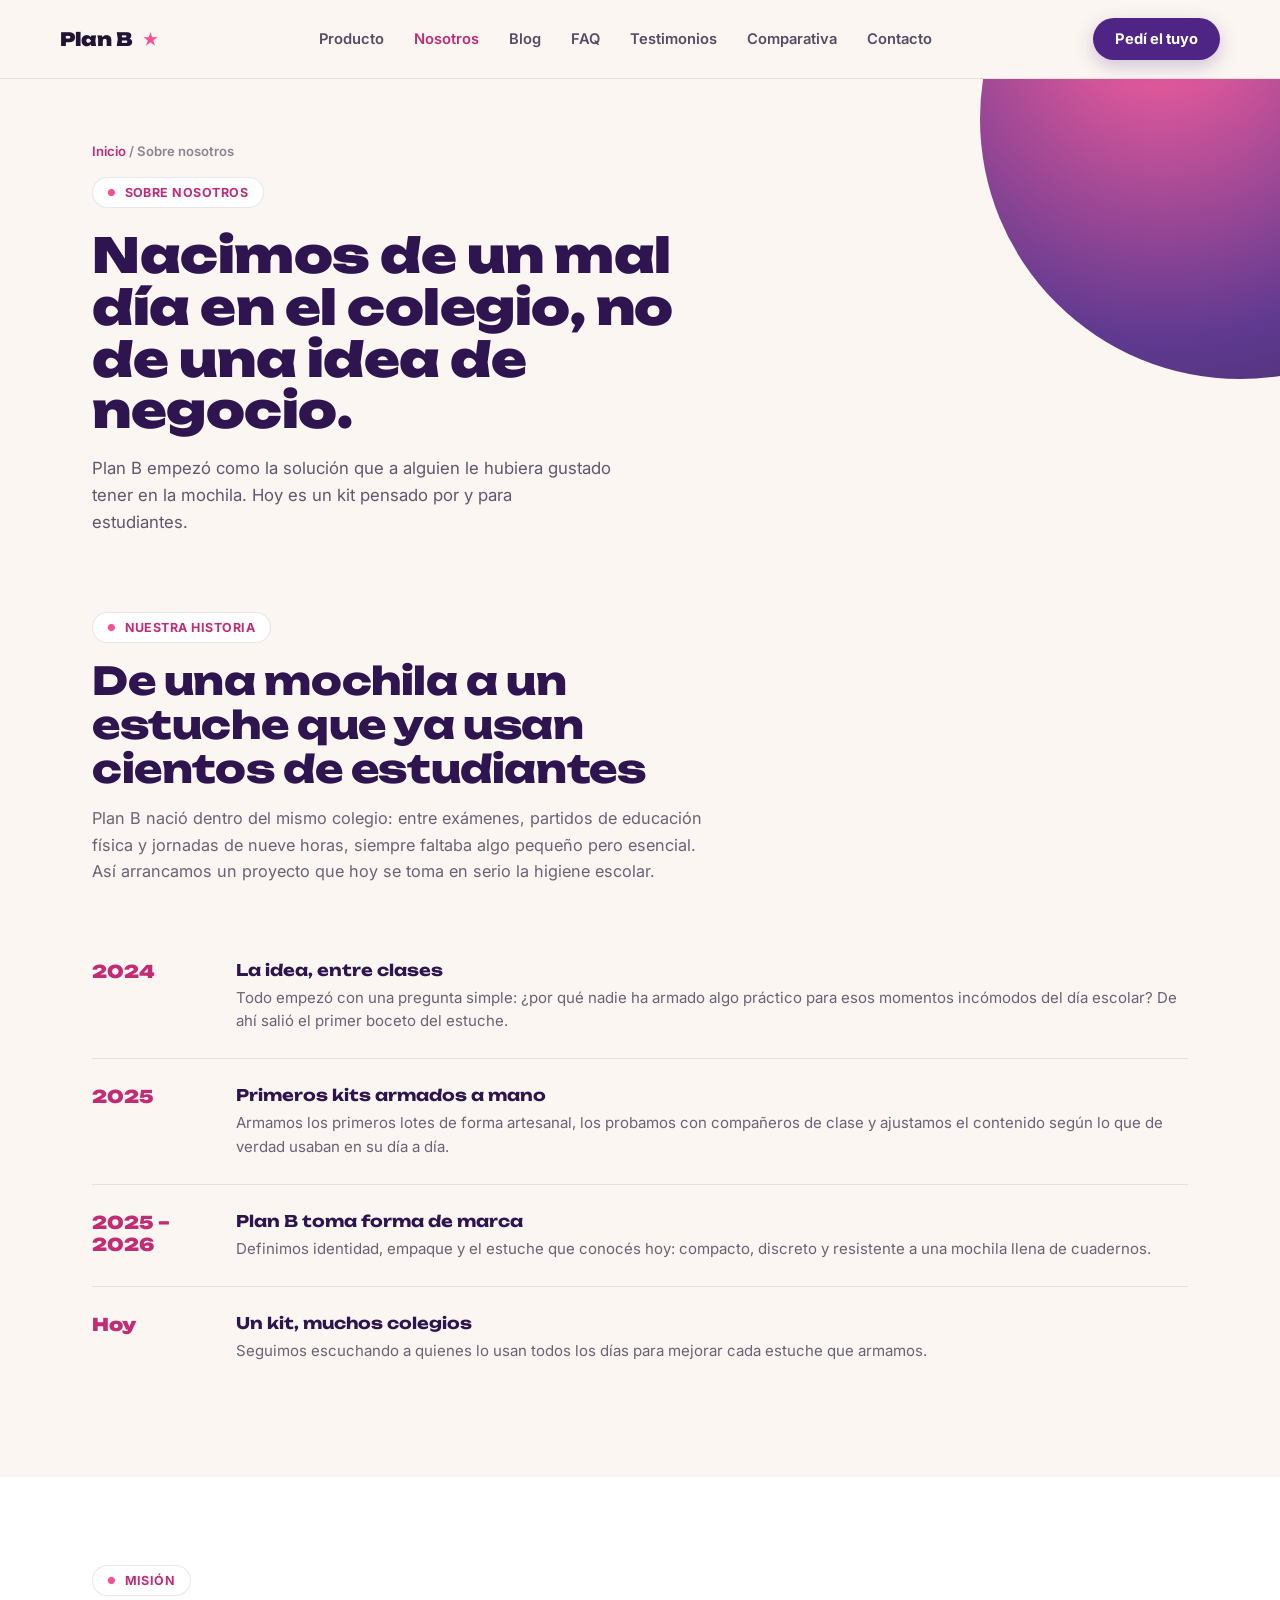
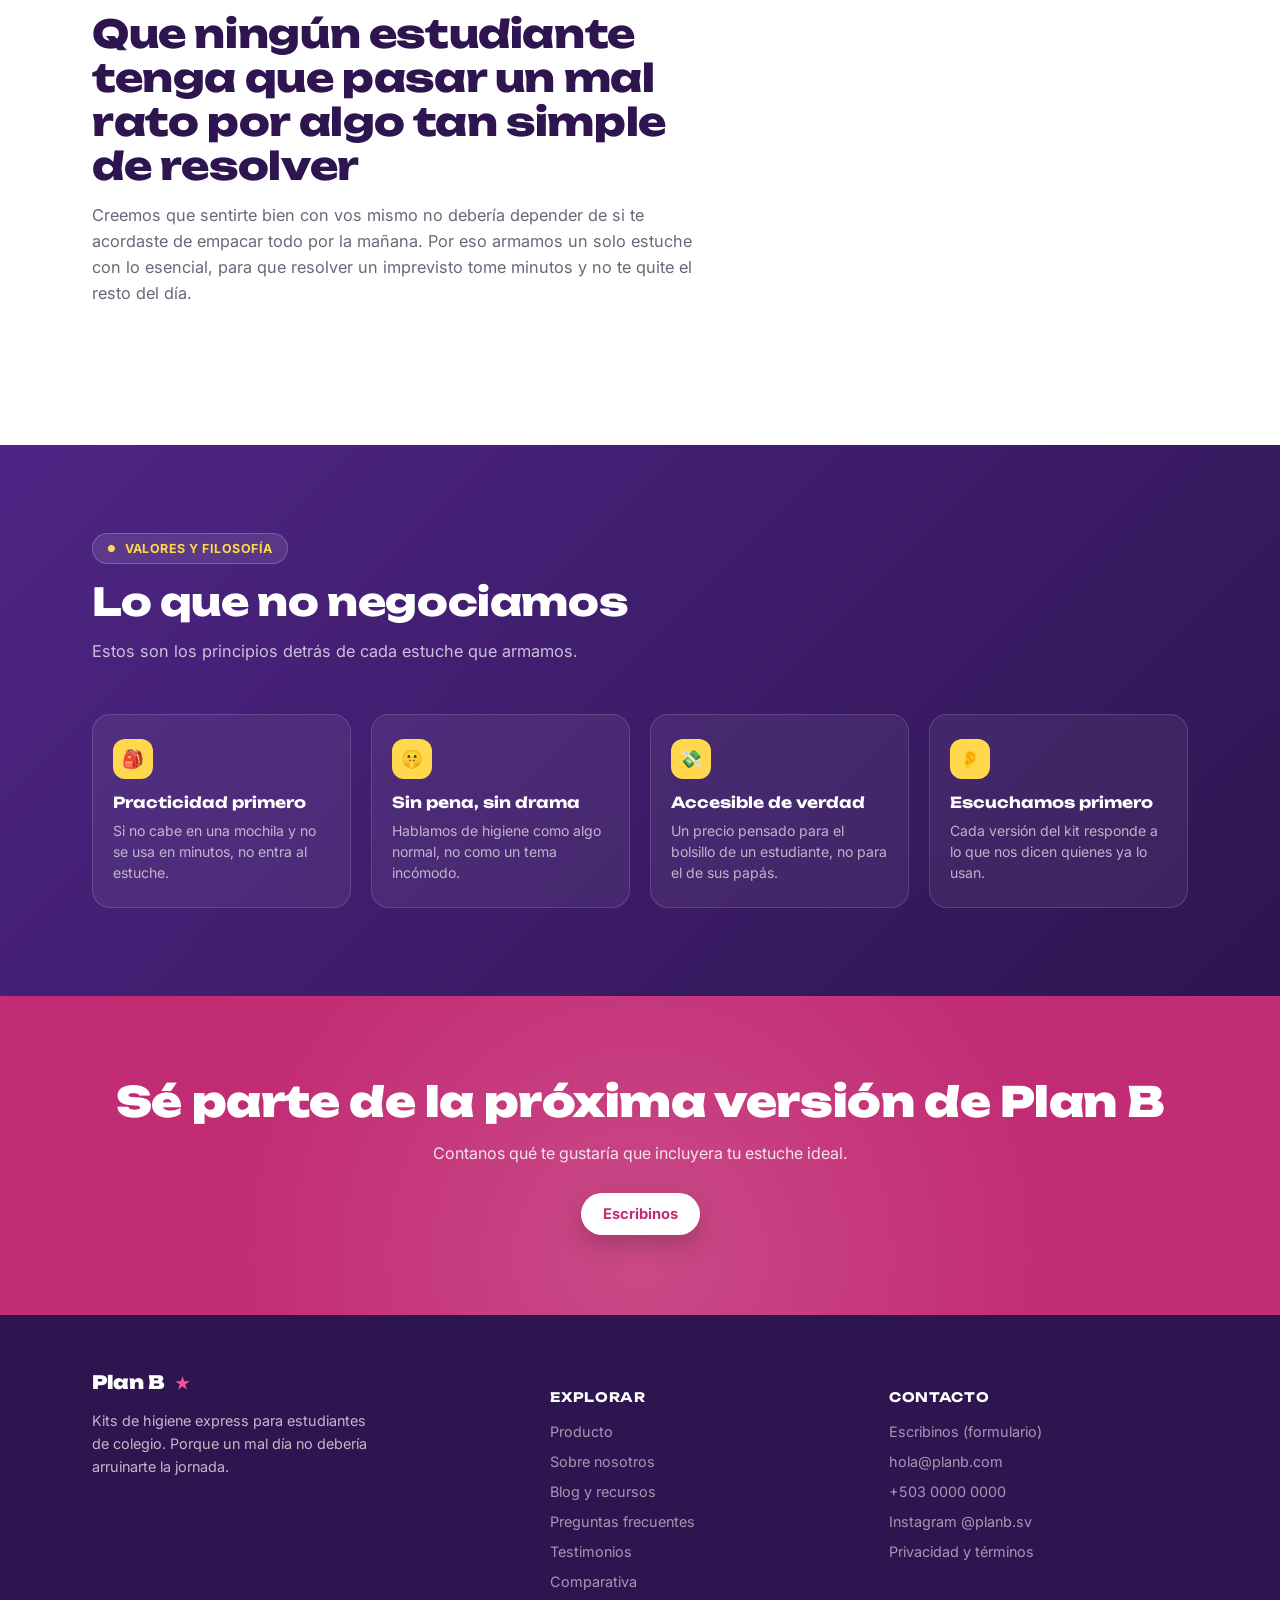
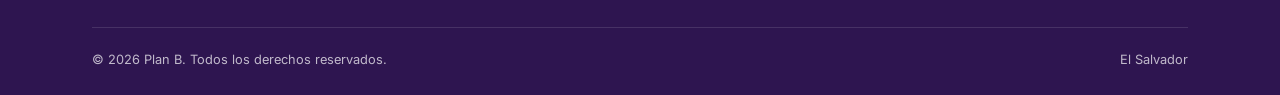
<file: about.html>
<!DOCTYPE html>
<html lang="es">
<head>
<meta charset="UTF-8">
<meta name="viewport" content="width=device-width, initial-scale=1.0">
<title>Sobre Nosotros — Plan B</title>
<link rel="preconnect" href="https://fonts.googleapis.com">
<link href="https://fonts.googleapis.com/css2?family=Unbounded:wght@400;600;800;900&family=Inter:wght@400;500;600;700&display=swap" rel="stylesheet">
<link rel="stylesheet" href="styles.css">
</head>
<body>

<header>
  <div class="wrap nav">
    <a href="index.html" style="text-decoration:none;"><div class="logo">Plan B<span class="star">★</span></div></a>
    <ul class="nav-links">
      <li><a href="product.html">Producto</a></li>
      <li><a href="about.html" class="active">Nosotros</a></li>
      <li><a href="blog.html">Blog</a></li>
      <li><a href="faq.html">FAQ</a></li>
      <li><a href="testimonials.html">Testimonios</a></li>
      <li><a href="comparison.html">Comparativa</a></li>
      <li><a href="contact.html">Contacto</a></li>
    </ul>
    <a href="contact.html" class="btn">Pedí el tuyo</a>
  </div>
</header>

<section class="page-hero">
  <div class="page-hero-blob"></div>
  <div class="wrap">
    <div class="crumb"><a href="index.html">Inicio</a> / Sobre nosotros</div>
    <span class="eyebrow">Sobre nosotros</span>
    <h1>Nacimos de un mal día en el colegio, no de una idea de negocio.</h1>
    <p class="lead">Plan B empezó como la solución que a alguien le hubiera gustado tener en la mochila. Hoy es un kit pensado por y para estudiantes.</p>
  </div>
</section>

<section class="section" style="padding-top:56px;">
  <div class="wrap">
    <div class="section-head">
      <span class="eyebrow">Nuestra historia</span>
      <h2>De una mochila a un estuche que ya usan cientos de estudiantes</h2>
      <p>Plan B nació dentro del mismo colegio: entre exámenes, partidos de educación física y jornadas de nueve horas, siempre faltaba algo pequeño pero esencial. Así arrancamos un proyecto que hoy se toma en serio la higiene escolar.</p>
    </div>
    <ul class="timeline">
      <li>
        <span class="year">2024</span>
        <div>
          <h4>La idea, entre clases</h4>
          <p>Todo empezó con una pregunta simple: ¿por qué nadie ha armado algo práctico para esos momentos incómodos del día escolar? De ahí salió el primer boceto del estuche.</p>
        </div>
      </li>
      <li>
        <span class="year">2025</span>
        <div>
          <h4>Primeros kits armados a mano</h4>
          <p>Armamos los primeros lotes de forma artesanal, los probamos con compañeros de clase y ajustamos el contenido según lo que de verdad usaban en su día a día.</p>
        </div>
      </li>
      <li>
        <span class="year">2025 – 2026</span>
        <div>
          <h4>Plan B toma forma de marca</h4>
          <p>Definimos identidad, empaque y el estuche que conocés hoy: compacto, discreto y resistente a una mochila llena de cuadernos.</p>
        </div>
      </li>
      <li>
        <span class="year">Hoy</span>
        <div>
          <h4>Un kit, muchos colegios</h4>
          <p>Seguimos escuchando a quienes lo usan todos los días para mejorar cada estuche que armamos.</p>
        </div>
      </li>
    </ul>
  </div>
</section>

<section class="section benefits">
  <div class="wrap">
    <div class="section-head">
      <span class="eyebrow">Misión</span>
      <h2>Que ningún estudiante tenga que pasar un mal rato por algo tan simple de resolver</h2>
      <p>Creemos que sentirte bien con vos mismo no debería depender de si te acordaste de empacar todo por la mañana. Por eso armamos un solo estuche con lo esencial, para que resolver un imprevisto tome minutos y no te quite el resto del día.</p>
    </div>
  </div>
</section>

<section class="section kit">
  <div class="wrap">
    <div class="section-head">
      <span class="eyebrow">Valores y filosofía</span>
      <h2>Lo que no negociamos</h2>
      <p>Estos son los principios detrás de cada estuche que armamos.</p>
    </div>
    <div class="values-grid">
      <div class="value-card" style="background:rgba(255,255,255,0.06); border-color:rgba(255,255,255,0.14);">
        <div class="icon">🎒</div>
        <h4 style="color:#fff;">Practicidad primero</h4>
        <p style="color:rgba(255,255,255,0.65);">Si no cabe en una mochila y no se usa en minutos, no entra al estuche.</p>
      </div>
      <div class="value-card" style="background:rgba(255,255,255,0.06); border-color:rgba(255,255,255,0.14);">
        <div class="icon">🤫</div>
        <h4 style="color:#fff;">Sin pena, sin drama</h4>
        <p style="color:rgba(255,255,255,0.65);">Hablamos de higiene como algo normal, no como un tema incómodo.</p>
      </div>
      <div class="value-card" style="background:rgba(255,255,255,0.06); border-color:rgba(255,255,255,0.14);">
        <div class="icon">💸</div>
        <h4 style="color:#fff;">Accesible de verdad</h4>
        <p style="color:rgba(255,255,255,0.65);">Un precio pensado para el bolsillo de un estudiante, no para el de sus papás.</p>
      </div>
      <div class="value-card" style="background:rgba(255,255,255,0.06); border-color:rgba(255,255,255,0.14);">
        <div class="icon">👂</div>
        <h4 style="color:#fff;">Escuchamos primero</h4>
        <p style="color:rgba(255,255,255,0.65);">Cada versión del kit responde a lo que nos dicen quienes ya lo usan.</p>
      </div>
    </div>
  </div>
</section>

<section class="cta-banner" id="contacto">
  <div class="wrap">
    <h2>Sé parte de la próxima versión de Plan B</h2>
    <p>Contanos qué te gustaría que incluyera tu estuche ideal.</p>
    <a href="contact.html" class="btn">Escribinos</a>
  </div>
</section>

<footer>
  <div class="wrap">
    <div class="foot-grid">
      <div>
        <div class="logo">Plan B <span class="star">★</span></div>
        <p>Kits de higiene express para estudiantes de colegio. Porque un mal día no debería arruinarte la jornada.</p>
      </div>
      <div class="foot-col">
        <h4>Explorar</h4>
        <ul>
          <li><a href="product.html">Producto</a></li>
          <li><a href="about.html">Sobre nosotros</a></li>
          <li><a href="blog.html">Blog y recursos</a></li>
          <li><a href="faq.html">Preguntas frecuentes</a></li>
          <li><a href="testimonials.html">Testimonios</a></li>
          <li><a href="comparison.html">Comparativa</a></li>
        </ul>
      </div>
      <div class="foot-col">
        <h4>Contacto</h4>
        <ul>
          <li><a href="contact.html">Escribinos (formulario)</a></li>
          <li><a href="mailto:hola@planb.com">hola@planb.com</a></li>
          <li><a href="tel:+50300000000">+503 0000 0000</a></li>
          <li><a href="#">Instagram @planb.sv</a></li>
          <li><a href="legal.html">Privacidad y términos</a></li>
        </ul>
      </div>
    </div>
    <div class="foot-bottom">
      <span>© 2026 Plan B. Todos los derechos reservados.</span>
      <span>El Salvador</span>
    </div>
  </div>
</footer>

</body>
</html>
</file>
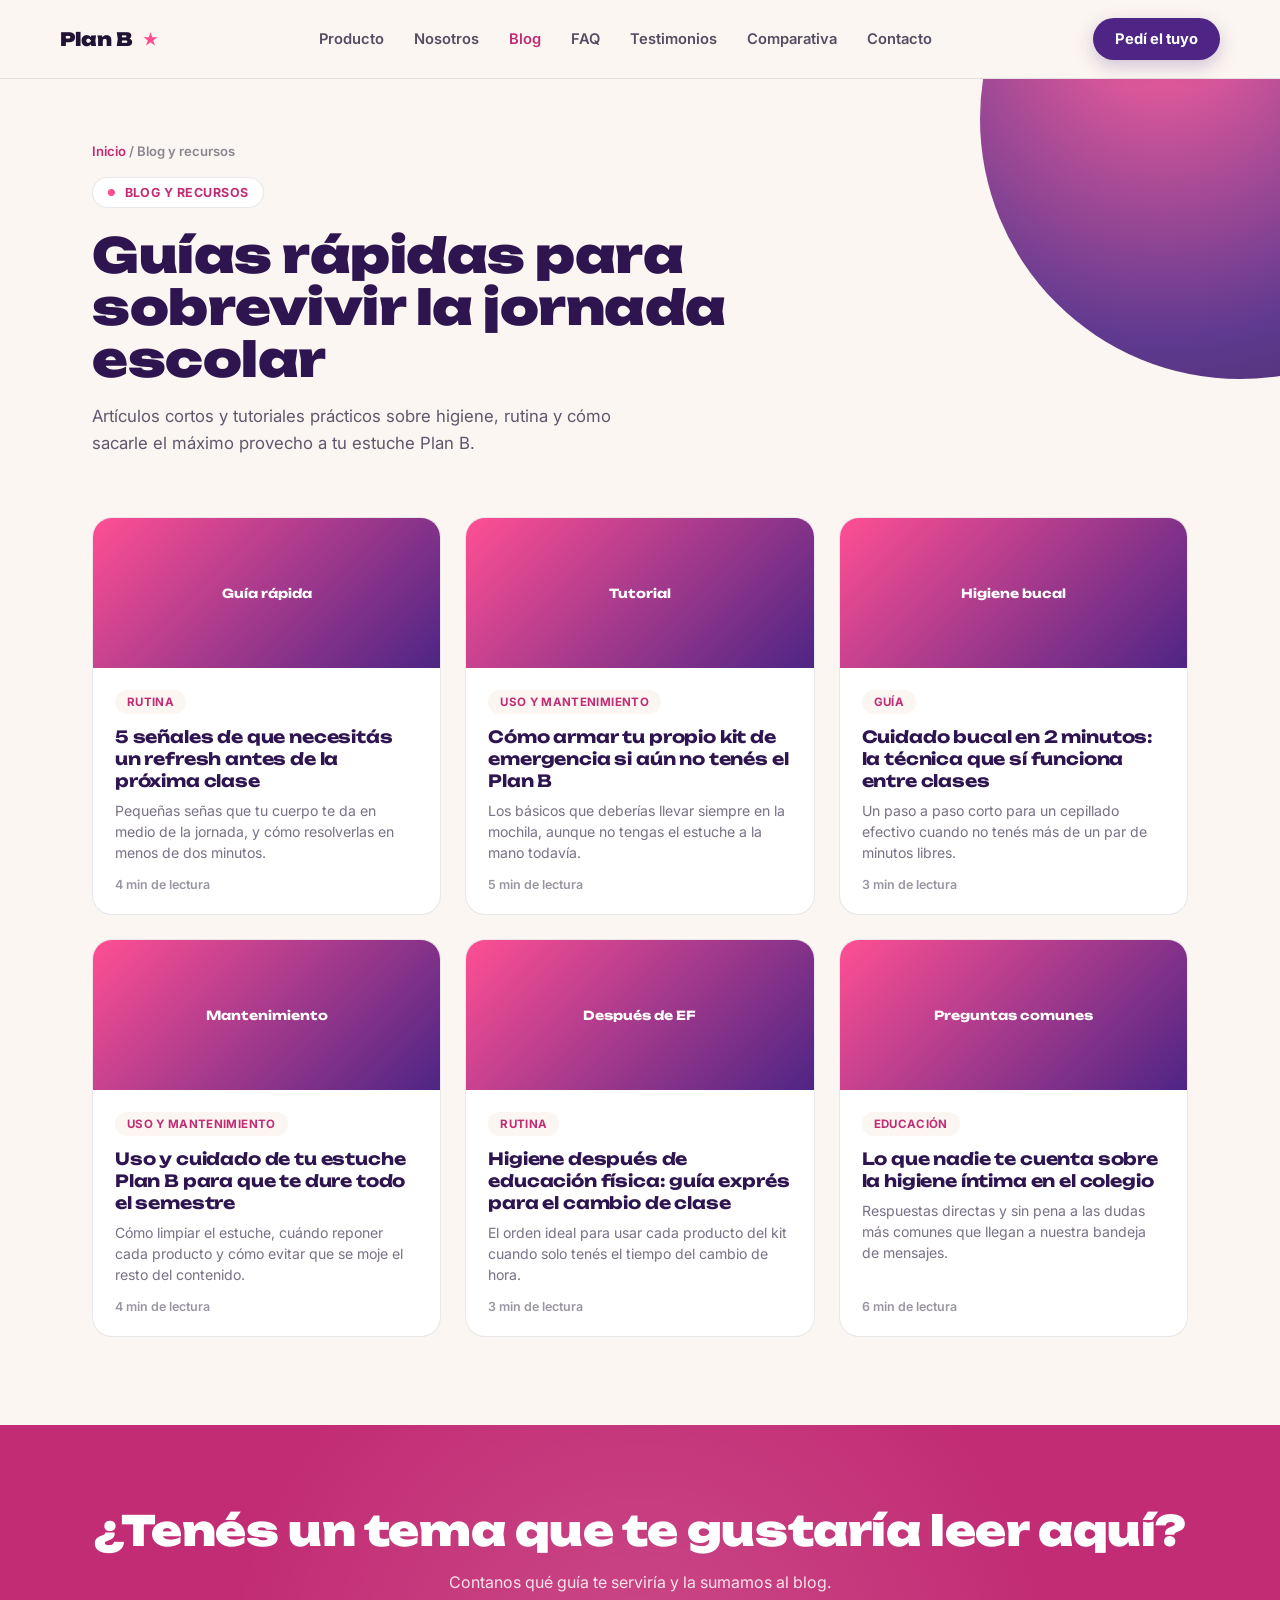
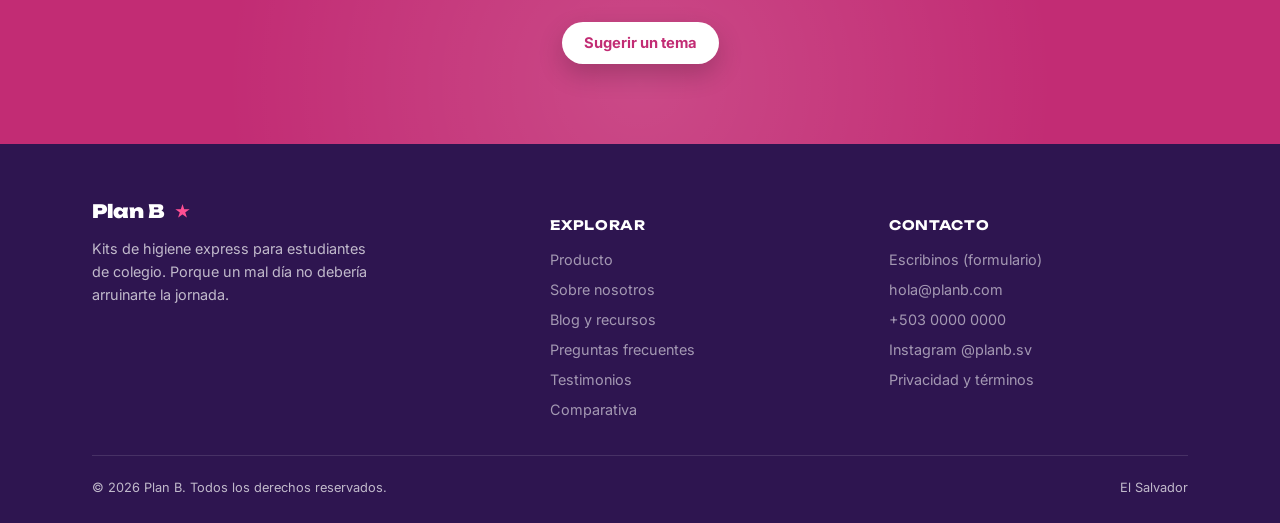
<file: blog.html>
<!DOCTYPE html>
<html lang="es">
<head>
<meta charset="UTF-8">
<meta name="viewport" content="width=device-width, initial-scale=1.0">
<title>Blog y Recursos — Plan B</title>
<link rel="preconnect" href="https://fonts.googleapis.com">
<link href="https://fonts.googleapis.com/css2?family=Unbounded:wght@400;600;800;900&family=Inter:wght@400;500;600;700&display=swap" rel="stylesheet">
<link rel="stylesheet" href="styles.css">
</head>
<body>

<header>
  <div class="wrap nav">
    <a href="index.html" style="text-decoration:none;"><div class="logo">Plan B<span class="star">★</span></div></a>
    <ul class="nav-links">
      <li><a href="product.html">Producto</a></li>
      <li><a href="about.html">Nosotros</a></li>
      <li><a href="blog.html" class="active">Blog</a></li>
      <li><a href="faq.html">FAQ</a></li>
      <li><a href="testimonials.html">Testimonios</a></li>
      <li><a href="comparison.html">Comparativa</a></li>
      <li><a href="contact.html">Contacto</a></li>
    </ul>
    <a href="contact.html" class="btn">Pedí el tuyo</a>
  </div>
</header>

<section class="page-hero">
  <div class="page-hero-blob"></div>
  <div class="wrap">
    <div class="crumb"><a href="index.html">Inicio</a> / Blog y recursos</div>
    <span class="eyebrow">Blog y recursos</span>
    <h1>Guías rápidas para sobrevivir la jornada escolar</h1>
    <p class="lead">Artículos cortos y tutoriales prácticos sobre higiene, rutina y cómo sacarle el máximo provecho a tu estuche Plan B.</p>
  </div>
</section>

<section class="section" style="padding-top:40px;">
  <div class="wrap">
    <div class="blog-grid">

      <div class="blog-card">
        <div class="thumb">Guía rápida</div>
        <div class="body">
          <span class="tag-pill">Rutina</span>
          <h3>5 señales de que necesitás un refresh antes de la próxima clase</h3>
          <p>Pequeñas señas que tu cuerpo te da en medio de la jornada, y cómo resolverlas en menos de dos minutos.</p>
          <span class="meta">4 min de lectura</span>
        </div>
      </div>

      <div class="blog-card">
        <div class="thumb">Tutorial</div>
        <div class="body">
          <span class="tag-pill">Uso y mantenimiento</span>
          <h3>Cómo armar tu propio kit de emergencia si aún no tenés el Plan B</h3>
          <p>Los básicos que deberías llevar siempre en la mochila, aunque no tengas el estuche a la mano todavía.</p>
          <span class="meta">5 min de lectura</span>
        </div>
      </div>

      <div class="blog-card">
        <div class="thumb">Higiene bucal</div>
        <div class="body">
          <span class="tag-pill">Guía</span>
          <h3>Cuidado bucal en 2 minutos: la técnica que sí funciona entre clases</h3>
          <p>Un paso a paso corto para un cepillado efectivo cuando no tenés más de un par de minutos libres.</p>
          <span class="meta">3 min de lectura</span>
        </div>
      </div>

      <div class="blog-card">
        <div class="thumb">Mantenimiento</div>
        <div class="body">
          <span class="tag-pill">Uso y mantenimiento</span>
          <h3>Uso y cuidado de tu estuche Plan B para que te dure todo el semestre</h3>
          <p>Cómo limpiar el estuche, cuándo reponer cada producto y cómo evitar que se moje el resto del contenido.</p>
          <span class="meta">4 min de lectura</span>
        </div>
      </div>

      <div class="blog-card">
        <div class="thumb">Después de EF</div>
        <div class="body">
          <span class="tag-pill">Rutina</span>
          <h3>Higiene después de educación física: guía exprés para el cambio de clase</h3>
          <p>El orden ideal para usar cada producto del kit cuando solo tenés el tiempo del cambio de hora.</p>
          <span class="meta">3 min de lectura</span>
        </div>
      </div>

      <div class="blog-card">
        <div class="thumb">Preguntas comunes</div>
        <div class="body">
          <span class="tag-pill">Educación</span>
          <h3>Lo que nadie te cuenta sobre la higiene íntima en el colegio</h3>
          <p>Respuestas directas y sin pena a las dudas más comunes que llegan a nuestra bandeja de mensajes.</p>
          <span class="meta">6 min de lectura</span>
        </div>
      </div>

    </div>
  </div>
</section>

<section class="cta-banner" id="contacto">
  <div class="wrap">
    <h2>¿Tenés un tema que te gustaría leer aquí?</h2>
    <p>Contanos qué guía te serviría y la sumamos al blog.</p>
    <a href="contact.html" class="btn">Sugerir un tema</a>
  </div>
</section>

<footer>
  <div class="wrap">
    <div class="foot-grid">
      <div>
        <div class="logo">Plan B <span class="star">★</span></div>
        <p>Kits de higiene express para estudiantes de colegio. Porque un mal día no debería arruinarte la jornada.</p>
      </div>
      <div class="foot-col">
        <h4>Explorar</h4>
        <ul>
          <li><a href="product.html">Producto</a></li>
          <li><a href="about.html">Sobre nosotros</a></li>
          <li><a href="blog.html">Blog y recursos</a></li>
          <li><a href="faq.html">Preguntas frecuentes</a></li>
          <li><a href="testimonials.html">Testimonios</a></li>
          <li><a href="comparison.html">Comparativa</a></li>
        </ul>
      </div>
      <div class="foot-col">
        <h4>Contacto</h4>
        <ul>
          <li><a href="contact.html">Escribinos (formulario)</a></li>
          <li><a href="mailto:hola@planb.com">hola@planb.com</a></li>
          <li><a href="tel:+50300000000">+503 0000 0000</a></li>
          <li><a href="#">Instagram @planb.sv</a></li>
          <li><a href="legal.html">Privacidad y términos</a></li>
        </ul>
      </div>
    </div>
    <div class="foot-bottom">
      <span>© 2026 Plan B. Todos los derechos reservados.</span>
      <span>El Salvador</span>
    </div>
  </div>
</footer>

</body>
</html>
</file>
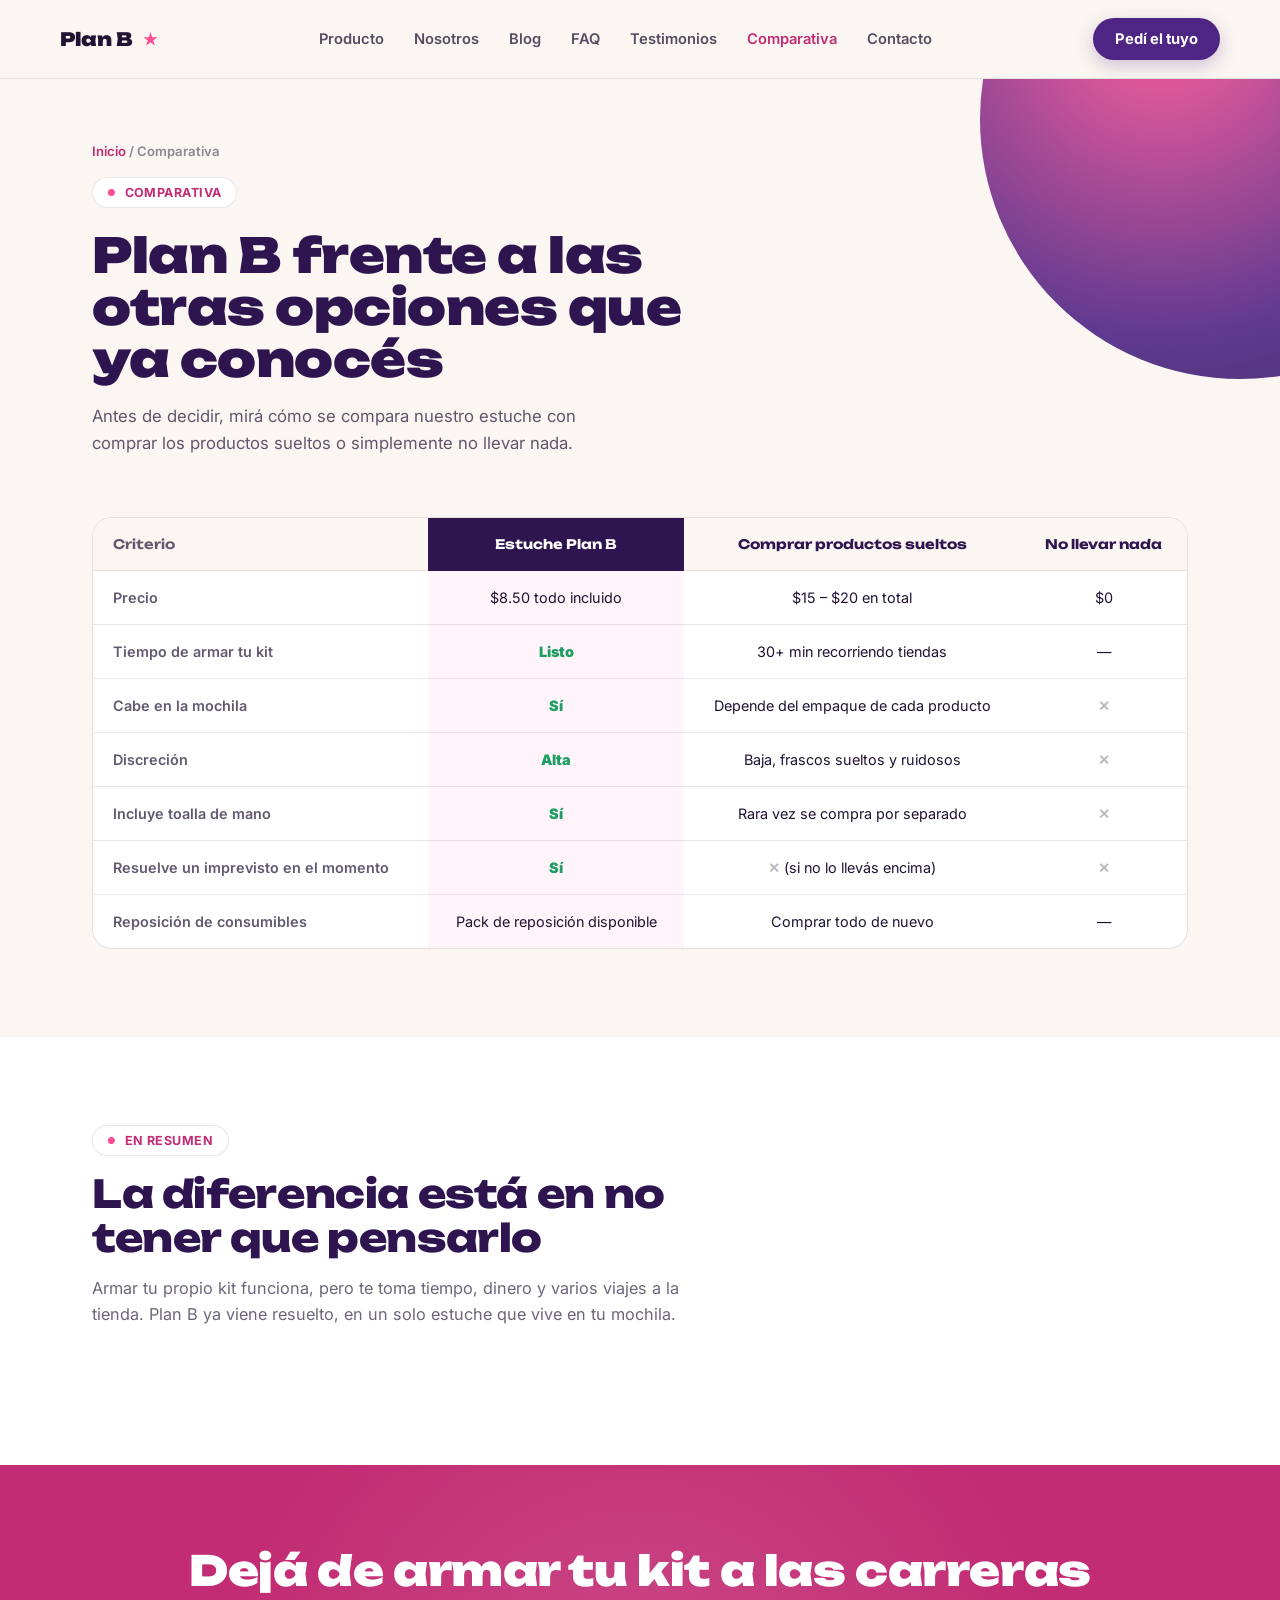
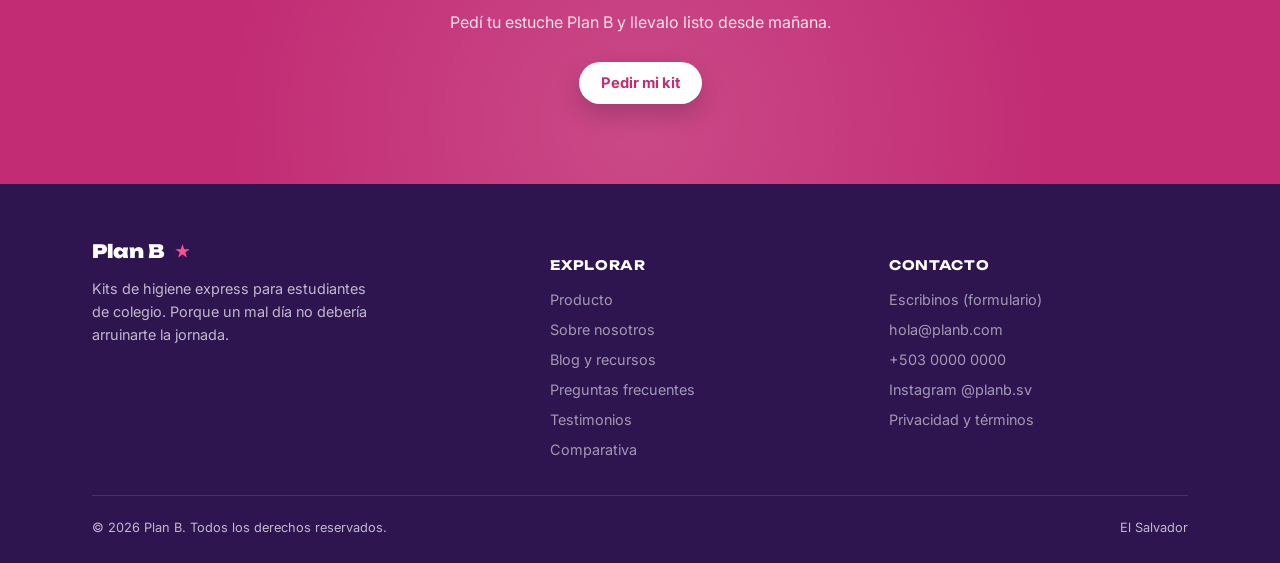
<file: comparison.html>
<!DOCTYPE html>
<html lang="es">
<head>
<meta charset="UTF-8">
<meta name="viewport" content="width=device-width, initial-scale=1.0">
<title>Comparativa — Plan B</title>
<link rel="preconnect" href="https://fonts.googleapis.com">
<link href="https://fonts.googleapis.com/css2?family=Unbounded:wght@400;600;800;900&family=Inter:wght@400;500;600;700&display=swap" rel="stylesheet">
<link rel="stylesheet" href="styles.css">
</head>
<body>

<header>
  <div class="wrap nav">
    <a href="index.html" style="text-decoration:none;"><div class="logo">Plan B<span class="star">★</span></div></a>
    <ul class="nav-links">
      <li><a href="product.html">Producto</a></li>
      <li><a href="about.html">Nosotros</a></li>
      <li><a href="blog.html">Blog</a></li>
      <li><a href="faq.html">FAQ</a></li>
      <li><a href="testimonials.html">Testimonios</a></li>
      <li><a href="comparison.html" class="active">Comparativa</a></li>
      <li><a href="contact.html">Contacto</a></li>
    </ul>
    <a href="contact.html" class="btn">Pedí el tuyo</a>
  </div>
</header>

<section class="page-hero">
  <div class="page-hero-blob"></div>
  <div class="wrap">
    <div class="crumb"><a href="index.html">Inicio</a> / Comparativa</div>
    <span class="eyebrow">Comparativa</span>
    <h1>Plan B frente a las otras opciones que ya conocés</h1>
    <p class="lead">Antes de decidir, mirá cómo se compara nuestro estuche con comprar los productos sueltos o simplemente no llevar nada.</p>
  </div>
</section>

<section class="section" style="padding-top:40px;">
  <div class="wrap">
    <div class="compare-wrap">
      <table class="compare">
        <thead>
          <tr>
            <th>Criterio</th>
            <th class="highlight-col">Estuche Plan B</th>
            <th>Comprar productos sueltos</th>
            <th>No llevar nada</th>
          </tr>
        </thead>
        <tbody>
          <tr>
            <td>Precio</td>
            <td class="highlight-col">$8.50 todo incluido</td>
            <td>$15 – $20 en total</td>
            <td>$0</td>
          </tr>
          <tr>
            <td>Tiempo de armar tu kit</td>
            <td class="highlight-col"><span class="yes">Listo</span></td>
            <td>30+ min recorriendo tiendas</td>
            <td>—</td>
          </tr>
          <tr>
            <td>Cabe en la mochila</td>
            <td class="highlight-col"><span class="yes">Sí</span></td>
            <td>Depende del empaque de cada producto</td>
            <td><span class="no">✕</span></td>
          </tr>
          <tr>
            <td>Discreción</td>
            <td class="highlight-col"><span class="yes">Alta</span></td>
            <td>Baja, frascos sueltos y ruidosos</td>
            <td><span class="no">✕</span></td>
          </tr>
          <tr>
            <td>Incluye toalla de mano</td>
            <td class="highlight-col"><span class="yes">Sí</span></td>
            <td>Rara vez se compra por separado</td>
            <td><span class="no">✕</span></td>
          </tr>
          <tr>
            <td>Resuelve un imprevisto en el momento</td>
            <td class="highlight-col"><span class="yes">Sí</span></td>
            <td><span class="no">✕</span> (si no lo llevás encima)</td>
            <td><span class="no">✕</span></td>
          </tr>
          <tr>
            <td>Reposición de consumibles</td>
            <td class="highlight-col">Pack de reposición disponible</td>
            <td>Comprar todo de nuevo</td>
            <td>—</td>
          </tr>
        </tbody>
      </table>
    </div>
  </div>
</section>

<section class="section benefits">
  <div class="wrap">
    <div class="section-head">
      <span class="eyebrow">En resumen</span>
      <h2>La diferencia está en no tener que pensarlo</h2>
      <p>Armar tu propio kit funciona, pero te toma tiempo, dinero y varios viajes a la tienda. Plan B ya viene resuelto, en un solo estuche que vive en tu mochila.</p>
    </div>
  </div>
</section>

<section class="cta-banner" id="contacto">
  <div class="wrap">
    <h2>Dejá de armar tu kit a las carreras</h2>
    <p>Pedí tu estuche Plan B y llevalo listo desde mañana.</p>
    <a href="contact.html" class="btn">Pedir mi kit</a>
  </div>
</section>

<footer>
  <div class="wrap">
    <div class="foot-grid">
      <div>
        <div class="logo">Plan B <span class="star">★</span></div>
        <p>Kits de higiene express para estudiantes de colegio. Porque un mal día no debería arruinarte la jornada.</p>
      </div>
      <div class="foot-col">
        <h4>Explorar</h4>
        <ul>
          <li><a href="product.html">Producto</a></li>
          <li><a href="about.html">Sobre nosotros</a></li>
          <li><a href="blog.html">Blog y recursos</a></li>
          <li><a href="faq.html">Preguntas frecuentes</a></li>
          <li><a href="testimonials.html">Testimonios</a></li>
          <li><a href="comparison.html">Comparativa</a></li>
        </ul>
      </div>
      <div class="foot-col">
        <h4>Contacto</h4>
        <ul>
          <li><a href="contact.html">Escribinos (formulario)</a></li>
          <li><a href="mailto:hola@planb.com">hola@planb.com</a></li>
          <li><a href="tel:+50300000000">+503 0000 0000</a></li>
          <li><a href="#">Instagram @planb.sv</a></li>
          <li><a href="legal.html">Privacidad y términos</a></li>
        </ul>
      </div>
    </div>
    <div class="foot-bottom">
      <span>© 2026 Plan B. Todos los derechos reservados.</span>
      <span>El Salvador</span>
    </div>
  </div>
</footer>

</body>
</html>
</file>
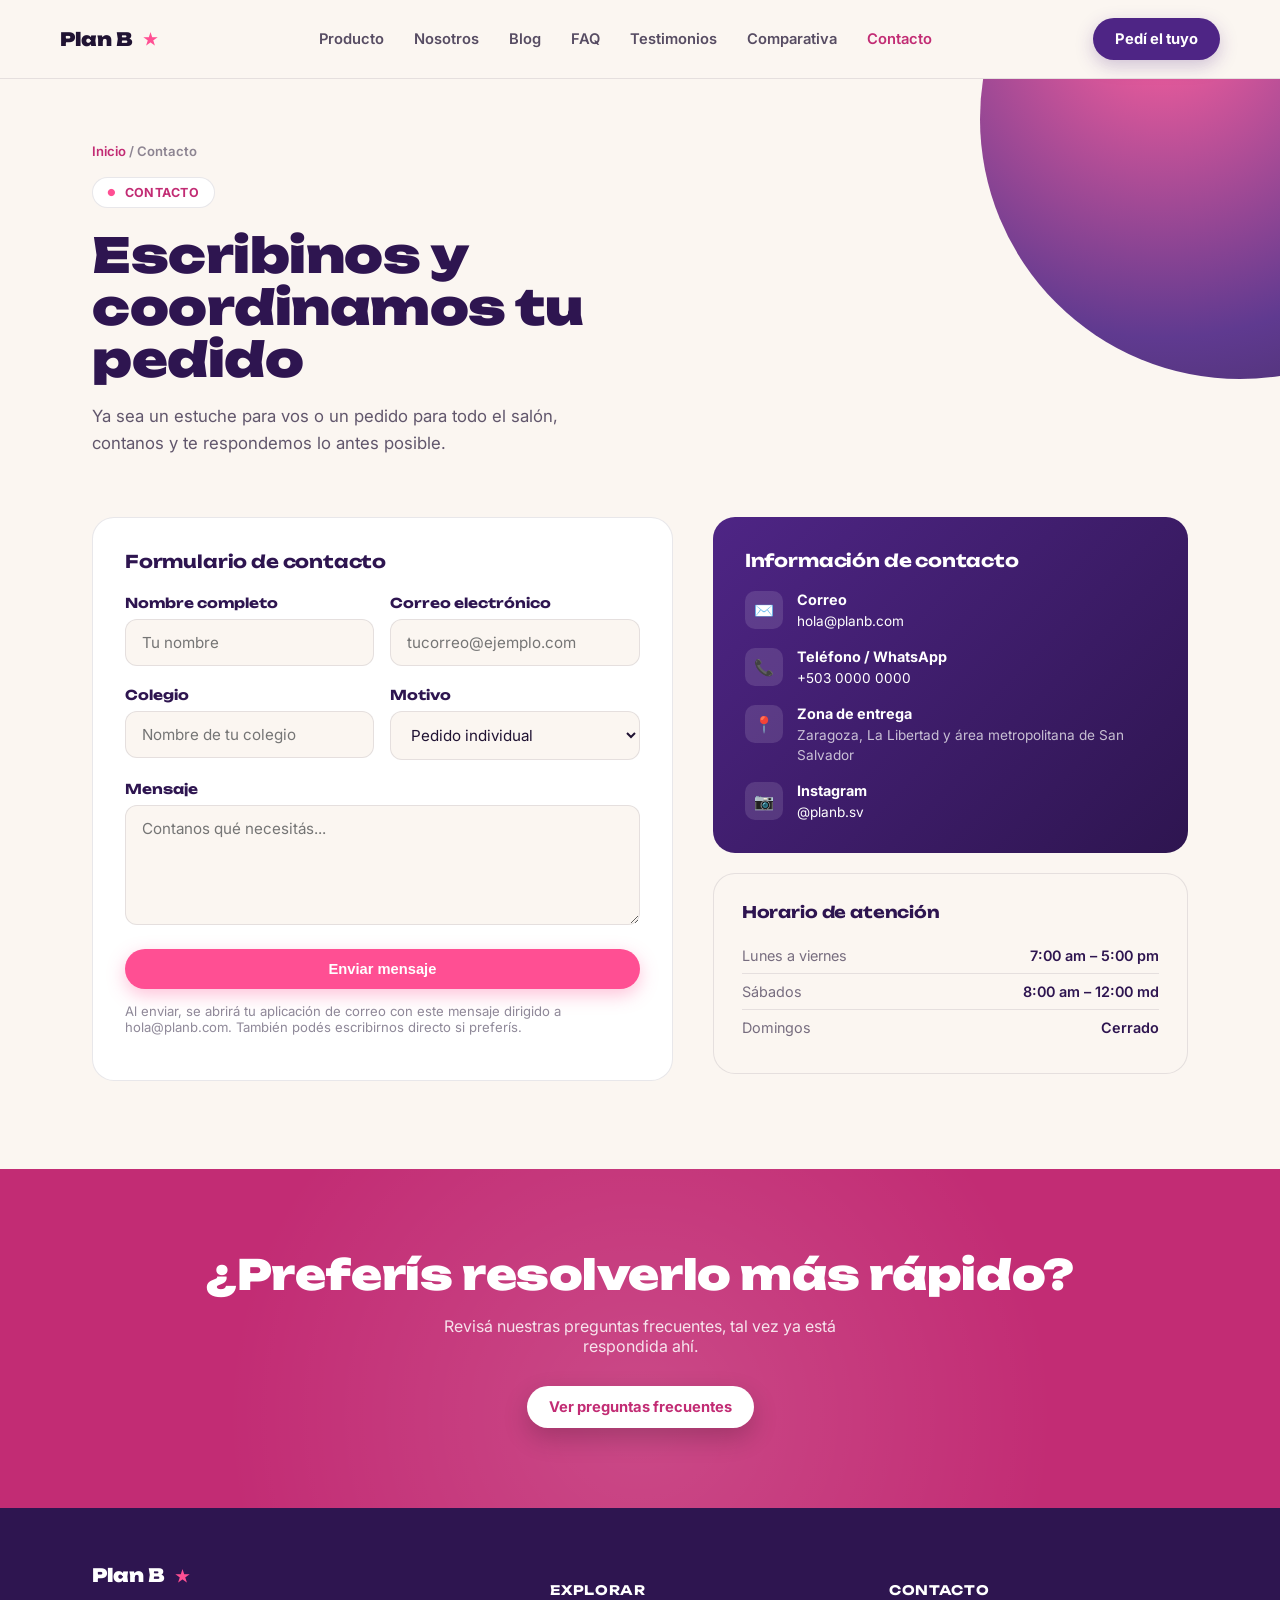
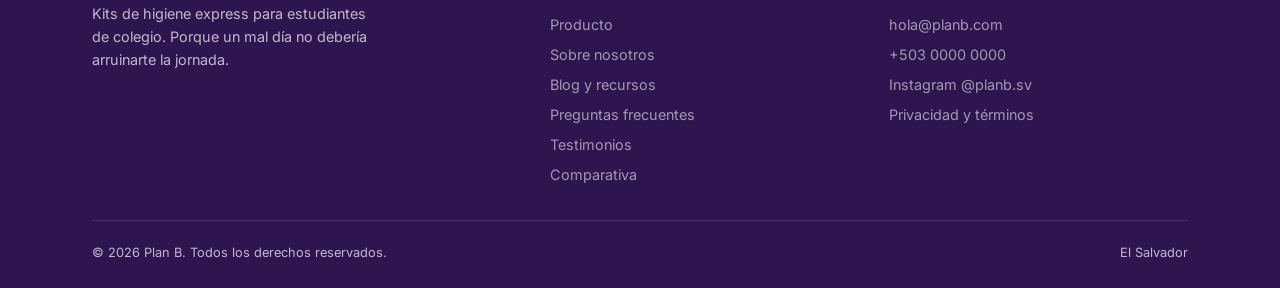
<file: contact.html>
<!DOCTYPE html>
<html lang="es">
<head>
<meta charset="UTF-8">
<meta name="viewport" content="width=device-width, initial-scale=1.0">
<title>Contacto — Plan B</title>
<link rel="preconnect" href="https://fonts.googleapis.com">
<link href="https://fonts.googleapis.com/css2?family=Unbounded:wght@400;600;800;900&family=Inter:wght@400;500;600;700&display=swap" rel="stylesheet">
<link rel="stylesheet" href="styles.css">
<style>
  .contact-grid{
    display:grid; grid-template-columns:1.1fr 0.9fr; gap:40px; align-items:start;
  }
  @media (max-width:860px){ .contact-grid{ grid-template-columns:1fr; } }

  .form-card{
    background:var(--paper); border:1px solid var(--line); border-radius:22px;
    padding:32px;
  }
  .field{ margin-bottom:20px; }
  .field label{
    display:block; font-size:0.85rem; font-weight:700; color:var(--violet-deep);
    margin-bottom:8px; font-family:'Unbounded';
  }
  .field input, .field select, .field textarea{
    width:100%; padding:13px 16px; border-radius:12px;
    border:1.5px solid var(--line); background:var(--cream);
    font-family:'Inter'; font-size:0.95rem; color:var(--ink);
  }
  .field input:focus, .field select:focus, .field textarea:focus{
    outline:none; border-color:var(--pink);
  }
  .field textarea{ resize:vertical; min-height:120px; }
  .row-2{ display:grid; grid-template-columns:1fr 1fr; gap:16px; }
  @media (max-width:480px){ .row-2{ grid-template-columns:1fr; } }
  .form-note{ font-size:0.82rem; color:rgba(32,19,51,0.5); margin-top:14px; }

  .info-card{
    background:linear-gradient(135deg, var(--violet), var(--violet-deep));
    color:#fff; border-radius:22px; padding:32px; margin-bottom:20px;
  }
  .info-card h3{ font-family:'Unbounded'; font-size:1.1rem; margin-bottom:20px; }
  .info-row{ display:flex; gap:14px; align-items:flex-start; margin-bottom:18px; }
  .info-row:last-child{ margin-bottom:0; }
  .info-row .ic{
    width:38px; height:38px; border-radius:10px; background:rgba(255,255,255,0.12);
    display:flex; align-items:center; justify-content:center; flex-shrink:0; font-size:1rem;
  }
  .info-row strong{ display:block; font-size:0.9rem; margin-bottom:2px; }
  .info-row span{ font-size:0.85rem; color:rgba(255,255,255,0.72); }
  .info-row a{ color:#fff; text-decoration:none; }

  .hours-card{
    background:var(--cream); border:1px solid var(--line); border-radius:22px; padding:28px;
  }
  .hours-card h3{ font-family:'Unbounded'; font-size:1rem; color:var(--violet-deep); margin-bottom:16px; }
  .hours-row{ display:flex; justify-content:space-between; font-size:0.9rem; padding:9px 0; border-top:1px solid var(--line); }
  .hours-row:first-of-type{ border-top:none; }
  .hours-row span:first-child{ color:rgba(32,19,51,0.6); }
  .hours-row span:last-child{ font-weight:600; color:var(--violet-deep); }
</style>
</head>
<body>

<header>
  <div class="wrap nav">
    <a href="index.html" style="text-decoration:none;"><div class="logo">Plan B<span class="star">★</span></div></a>
    <ul class="nav-links">
      <li><a href="product.html">Producto</a></li>
      <li><a href="about.html">Nosotros</a></li>
      <li><a href="blog.html">Blog</a></li>
      <li><a href="faq.html">FAQ</a></li>
      <li><a href="testimonials.html">Testimonios</a></li>
      <li><a href="comparison.html">Comparativa</a></li>
      <li><a href="contact.html" class="active">Contacto</a></li>
    </ul>
    <a href="contact.html" class="btn">Pedí el tuyo</a>
  </div>
</header>

<section class="page-hero">
  <div class="page-hero-blob"></div>
  <div class="wrap">
    <div class="crumb"><a href="index.html">Inicio</a> / Contacto</div>
    <span class="eyebrow">Contacto</span>
    <h1>Escribinos y coordinamos tu pedido</h1>
    <p class="lead">Ya sea un estuche para vos o un pedido para todo el salón, contanos y te respondemos lo antes posible.</p>
  </div>
</section>

<section class="section" style="padding-top:40px;">
  <div class="wrap">
    <div class="contact-grid">

      <div class="form-card">
        <h3 style="font-family:'Unbounded'; color:var(--violet-deep); font-size:1.1rem; margin-bottom:22px;">Formulario de contacto</h3>
        <form action="mailto:hola@planb.com" method="post" enctype="text/plain">
          <div class="row-2">
            <div class="field">
              <label for="nombre">Nombre completo</label>
              <input type="text" id="nombre" name="nombre" placeholder="Tu nombre" required>
            </div>
            <div class="field">
              <label for="email">Correo electrónico</label>
              <input type="email" id="email" name="email" placeholder="tucorreo@ejemplo.com" required>
            </div>
          </div>
          <div class="row-2">
            <div class="field">
              <label for="colegio">Colegio</label>
              <input type="text" id="colegio" name="colegio" placeholder="Nombre de tu colegio">
            </div>
            <div class="field">
              <label for="motivo">Motivo</label>
              <select id="motivo" name="motivo">
                <option>Pedido individual</option>
                <option>Pedido por salón / grupo</option>
                <option>Duda sobre el producto</option>
                <option>Reposición de consumibles</option>
                <option>Otro</option>
              </select>
            </div>
          </div>
          <div class="field">
            <label for="mensaje">Mensaje</label>
            <textarea id="mensaje" name="mensaje" placeholder="Contanos qué necesitás..." required></textarea>
          </div>
          <button type="submit" class="btn pink" style="width:100%; justify-content:center; border:none;">Enviar mensaje</button>
          <p class="form-note">Al enviar, se abrirá tu aplicación de correo con este mensaje dirigido a hola@planb.com. También podés escribirnos directo si preferís.</p>
        </form>
      </div>

      <div>
        <div class="info-card">
          <h3>Información de contacto</h3>
          <div class="info-row">
            <div class="ic">✉️</div>
            <div><strong>Correo</strong><span><a href="mailto:hola@planb.com">hola@planb.com</a></span></div>
          </div>
          <div class="info-row">
            <div class="ic">📞</div>
            <div><strong>Teléfono / WhatsApp</strong><span><a href="tel:+50300000000">+503 0000 0000</a></span></div>
          </div>
          <div class="info-row">
            <div class="ic">📍</div>
            <div><strong>Zona de entrega</strong><span>Zaragoza, La Libertad y área metropolitana de San Salvador</span></div>
          </div>
          <div class="info-row">
            <div class="ic">📷</div>
            <div><strong>Instagram</strong><span><a href="#">@planb.sv</a></span></div>
          </div>
        </div>

        <div class="hours-card">
          <h3>Horario de atención</h3>
          <div class="hours-row"><span>Lunes a viernes</span><span>7:00 am – 5:00 pm</span></div>
          <div class="hours-row"><span>Sábados</span><span>8:00 am – 12:00 md</span></div>
          <div class="hours-row"><span>Domingos</span><span>Cerrado</span></div>
        </div>
      </div>

    </div>
  </div>
</section>

<section class="cta-banner">
  <div class="wrap">
    <h2>¿Preferís resolverlo más rápido?</h2>
    <p>Revisá nuestras preguntas frecuentes, tal vez ya está respondida ahí.</p>
    <a href="faq.html" class="btn">Ver preguntas frecuentes</a>
  </div>
</section>

<footer>
  <div class="wrap">
    <div class="foot-grid">
      <div>
        <div class="logo">Plan B <span class="star">★</span></div>
        <p>Kits de higiene express para estudiantes de colegio. Porque un mal día no debería arruinarte la jornada.</p>
      </div>
      <div class="foot-col">
        <h4>Explorar</h4>
        <ul>
          <li><a href="product.html">Producto</a></li>
          <li><a href="about.html">Sobre nosotros</a></li>
          <li><a href="blog.html">Blog y recursos</a></li>
          <li><a href="faq.html">Preguntas frecuentes</a></li>
          <li><a href="testimonials.html">Testimonios</a></li>
          <li><a href="comparison.html">Comparativa</a></li>
        </ul>
      </div>
      <div class="foot-col">
        <h4>Contacto</h4>
        <ul>
          <li><a href="mailto:hola@planb.com">hola@planb.com</a></li>
          <li><a href="tel:+50300000000">+503 0000 0000</a></li>
          <li><a href="#">Instagram @planb.sv</a></li>
          <li><a href="legal.html">Privacidad y términos</a></li>
        </ul>
      </div>
    </div>
    <div class="foot-bottom">
      <span>© 2026 Plan B. Todos los derechos reservados.</span>
      <span>El Salvador</span>
    </div>
  </div>
</footer>

</body>
</html>
</file>
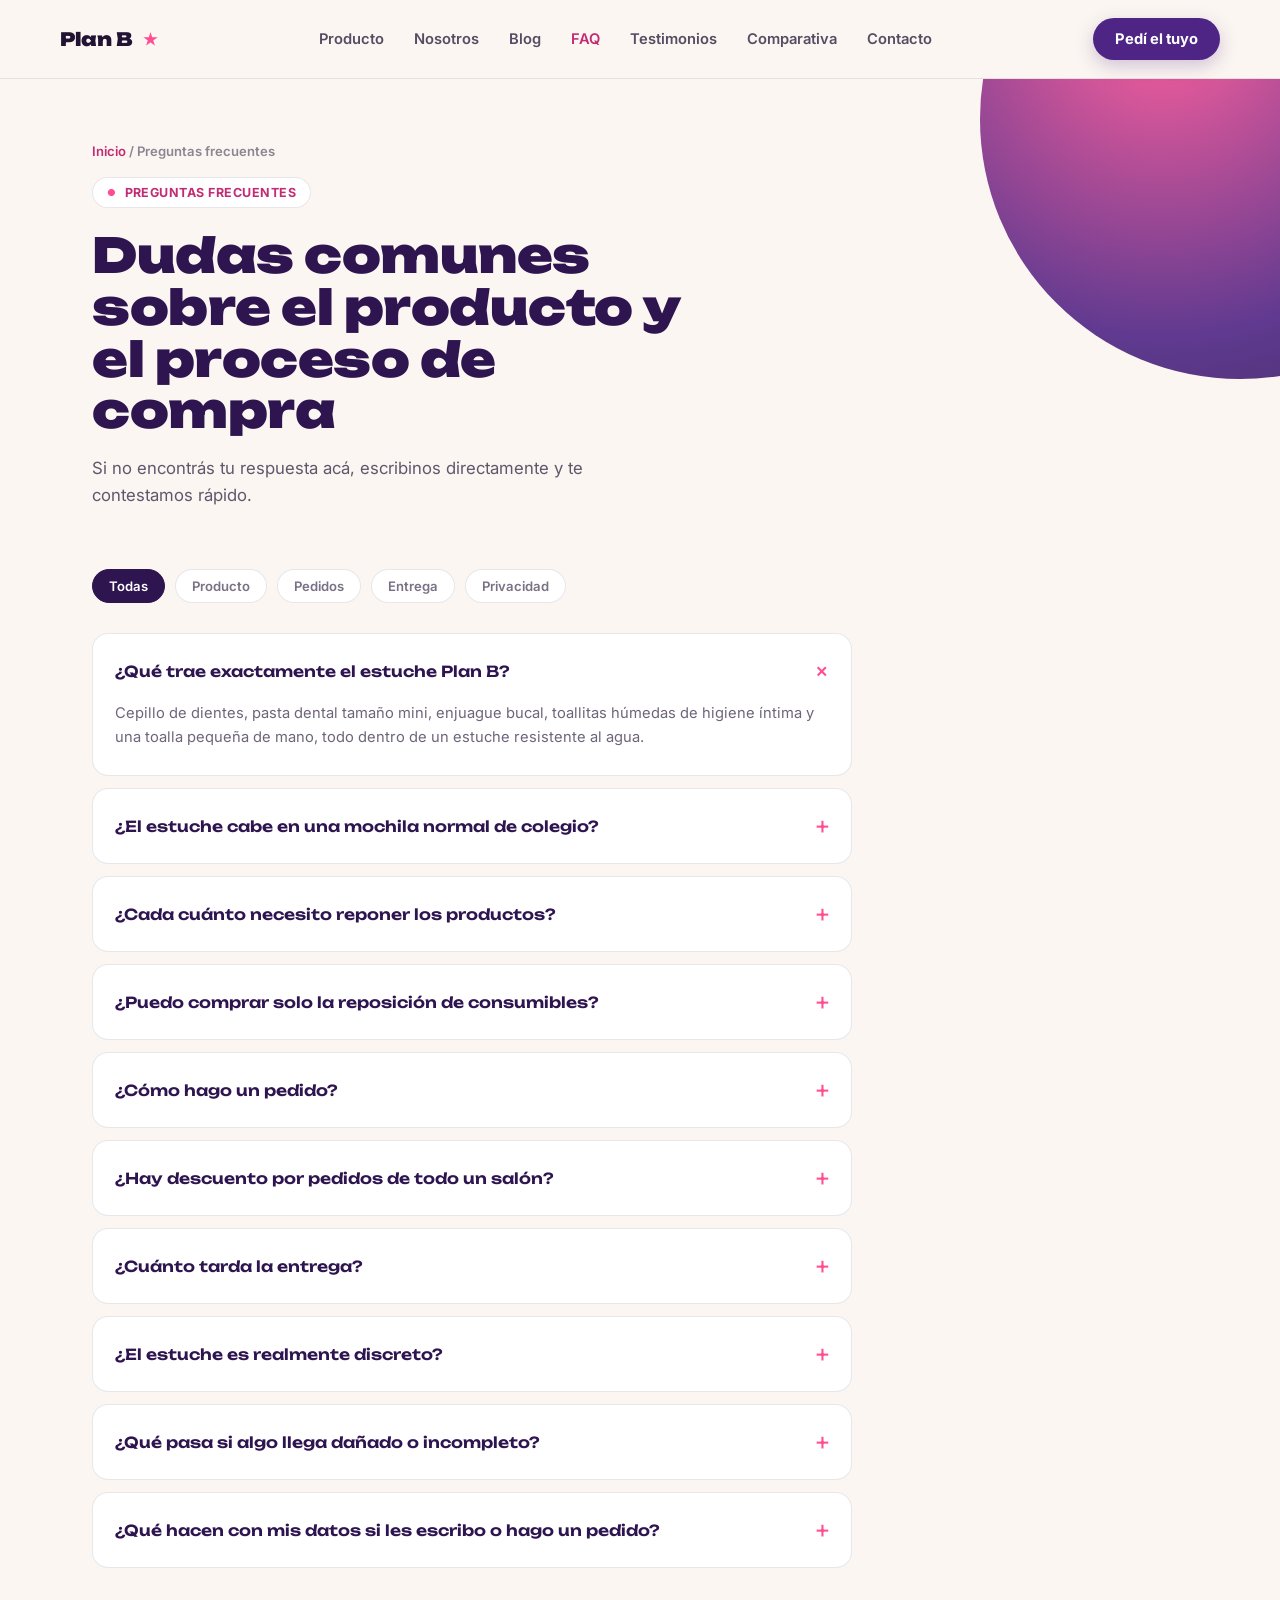
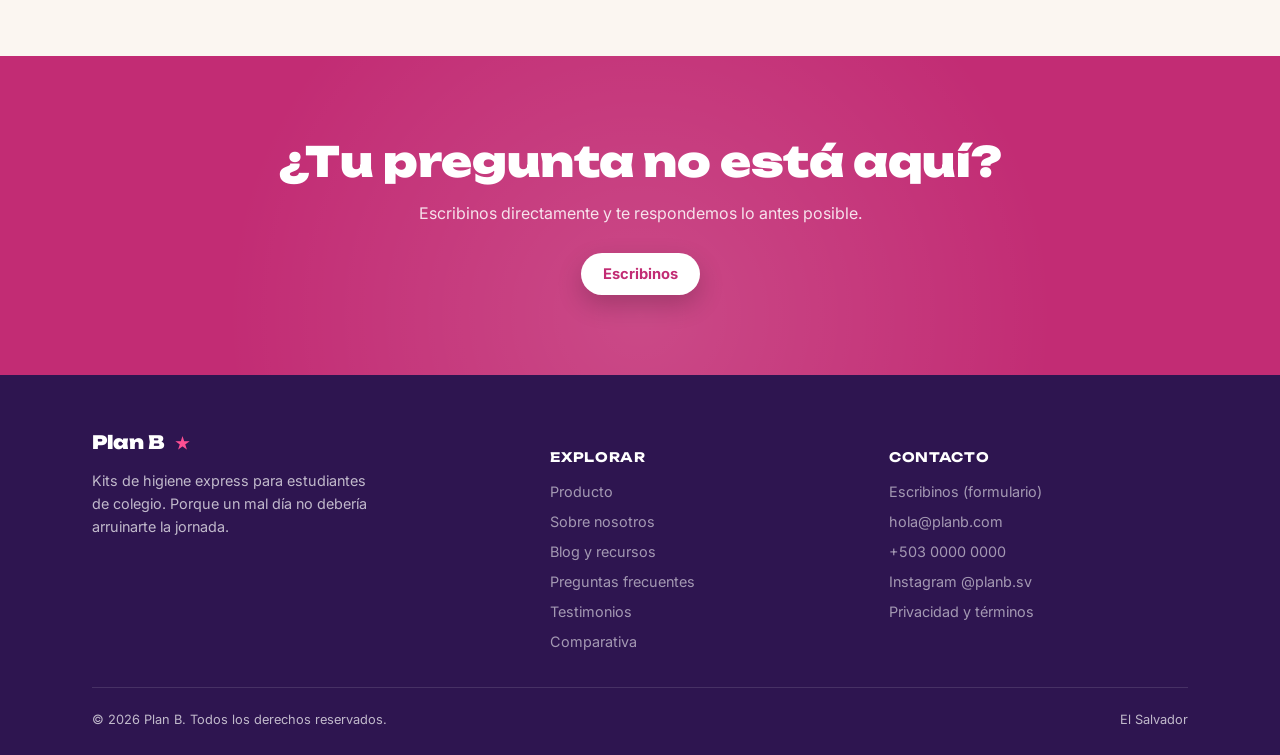
<file: faq.html>
<!DOCTYPE html>
<html lang="es">
<head>
<meta charset="UTF-8">
<meta name="viewport" content="width=device-width, initial-scale=1.0">
<title>Preguntas Frecuentes — Plan B</title>
<link rel="preconnect" href="https://fonts.googleapis.com">
<link href="https://fonts.googleapis.com/css2?family=Unbounded:wght@400;600;800;900&family=Inter:wght@400;500;600;700&display=swap" rel="stylesheet">
<link rel="stylesheet" href="styles.css">
</head>
<body>

<header>
  <div class="wrap nav">
    <a href="index.html" style="text-decoration:none;"><div class="logo">Plan B<span class="star">★</span></div></a>
    <ul class="nav-links">
      <li><a href="product.html">Producto</a></li>
      <li><a href="about.html">Nosotros</a></li>
      <li><a href="blog.html">Blog</a></li>
      <li><a href="faq.html" class="active">FAQ</a></li>
      <li><a href="testimonials.html">Testimonios</a></li>
      <li><a href="comparison.html">Comparativa</a></li>
      <li><a href="contact.html">Contacto</a></li>
    </ul>
    <a href="contact.html" class="btn">Pedí el tuyo</a>
  </div>
</header>

<section class="page-hero">
  <div class="page-hero-blob"></div>
  <div class="wrap">
    <div class="crumb"><a href="index.html">Inicio</a> / Preguntas frecuentes</div>
    <span class="eyebrow">Preguntas frecuentes</span>
    <h1>Dudas comunes sobre el producto y el proceso de compra</h1>
    <p class="lead">Si no encontrás tu respuesta acá, escribinos directamente y te contestamos rápido.</p>
  </div>
</section>

<section class="section" style="padding-top:40px;">
  <div class="wrap">

    <div class="faq-categories">
      <span class="chip on">Todas</span>
      <span class="chip">Producto</span>
      <span class="chip">Pedidos</span>
      <span class="chip">Entrega</span>
      <span class="chip">Privacidad</span>
    </div>

    <div class="faq-list">
      <details class="faq-item" open>
        <summary>¿Qué trae exactamente el estuche Plan B?</summary>
        <p>Cepillo de dientes, pasta dental tamaño mini, enjuague bucal, toallitas húmedas de higiene íntima y una toalla pequeña de mano, todo dentro de un estuche resistente al agua.</p>
      </details>

      <details class="faq-item">
        <summary>¿El estuche cabe en una mochila normal de colegio?</summary>
        <p>Sí. Mide 18 × 12 × 5 cm, así que entra sin problema en el bolsillo frontal o lateral de casi cualquier mochila escolar.</p>
      </details>

      <details class="faq-item">
        <summary>¿Cada cuánto necesito reponer los productos?</summary>
        <p>Con uso diario, los consumibles (pasta, enjuague, toallitas) suelen durar entre 2 y 3 semanas. El cepillo, el estuche y la toalla se reutilizan.</p>
      </details>

      <details class="faq-item">
        <summary>¿Puedo comprar solo la reposición de consumibles?</summary>
        <p>Sí, vendemos packs de reposición por separado para que no tengas que comprar el estuche completo otra vez.</p>
      </details>

      <details class="faq-item">
        <summary>¿Cómo hago un pedido?</summary>
        <p>Escribinos por el formulario de contacto o al correo hola@planb.com con tu nombre, colegio y cantidad de estuches que necesitás.</p>
      </details>

      <details class="faq-item">
        <summary>¿Hay descuento por pedidos de todo un salón?</summary>
        <p>Sí, manejamos precio especial a partir de 15 estuches para un mismo salón o grupo. Coordinamos la entrega directamente en el colegio.</p>
      </details>

      <details class="faq-item">
        <summary>¿Cuánto tarda la entrega?</summary>
        <p>Entre 3 y 5 días hábiles dentro del área metropolitana. Para otras zonas del país, coordinamos el tiempo exacto al confirmar el pedido.</p>
      </details>

      <details class="faq-item">
        <summary>¿El estuche es realmente discreto?</summary>
        <p>Sí. El estuche cierra con cremallera silenciosa y no deja ver el contenido por fuera, pensado para que nadie más tenga que enterarse.</p>
      </details>

      <details class="faq-item">
        <summary>¿Qué pasa si algo llega dañado o incompleto?</summary>
        <p>Escribinos con una foto del producto y tu número de pedido, y te reponemos el artículo faltante o dañado sin costo adicional.</p>
      </details>

      <details class="faq-item">
        <summary>¿Qué hacen con mis datos si les escribo o hago un pedido?</summary>
        <p>Solo usamos tu información para procesar el pedido y coordinar la entrega. Podés ver el detalle completo en nuestra <a href="legal.html" style="color:var(--magenta); font-weight:600;">Política de Privacidad</a>.</p>
      </details>
    </div>

  </div>
</section>

<section class="cta-banner" id="contacto">
  <div class="wrap">
    <h2>¿Tu pregunta no está aquí?</h2>
    <p>Escribinos directamente y te respondemos lo antes posible.</p>
    <a href="contact.html" class="btn">Escribinos</a>
  </div>
</section>

<footer>
  <div class="wrap">
    <div class="foot-grid">
      <div>
        <div class="logo">Plan B <span class="star">★</span></div>
        <p>Kits de higiene express para estudiantes de colegio. Porque un mal día no debería arruinarte la jornada.</p>
      </div>
      <div class="foot-col">
        <h4>Explorar</h4>
        <ul>
          <li><a href="product.html">Producto</a></li>
          <li><a href="about.html">Sobre nosotros</a></li>
          <li><a href="blog.html">Blog y recursos</a></li>
          <li><a href="faq.html">Preguntas frecuentes</a></li>
          <li><a href="testimonials.html">Testimonios</a></li>
          <li><a href="comparison.html">Comparativa</a></li>
        </ul>
      </div>
      <div class="foot-col">
        <h4>Contacto</h4>
        <ul>
          <li><a href="contact.html">Escribinos (formulario)</a></li>
          <li><a href="mailto:hola@planb.com">hola@planb.com</a></li>
          <li><a href="tel:+50300000000">+503 0000 0000</a></li>
          <li><a href="#">Instagram @planb.sv</a></li>
          <li><a href="legal.html">Privacidad y términos</a></li>
        </ul>
      </div>
    </div>
    <div class="foot-bottom">
      <span>© 2026 Plan B. Todos los derechos reservados.</span>
      <span>El Salvador</span>
    </div>
  </div>
</footer>

</body>
</html>
</file>
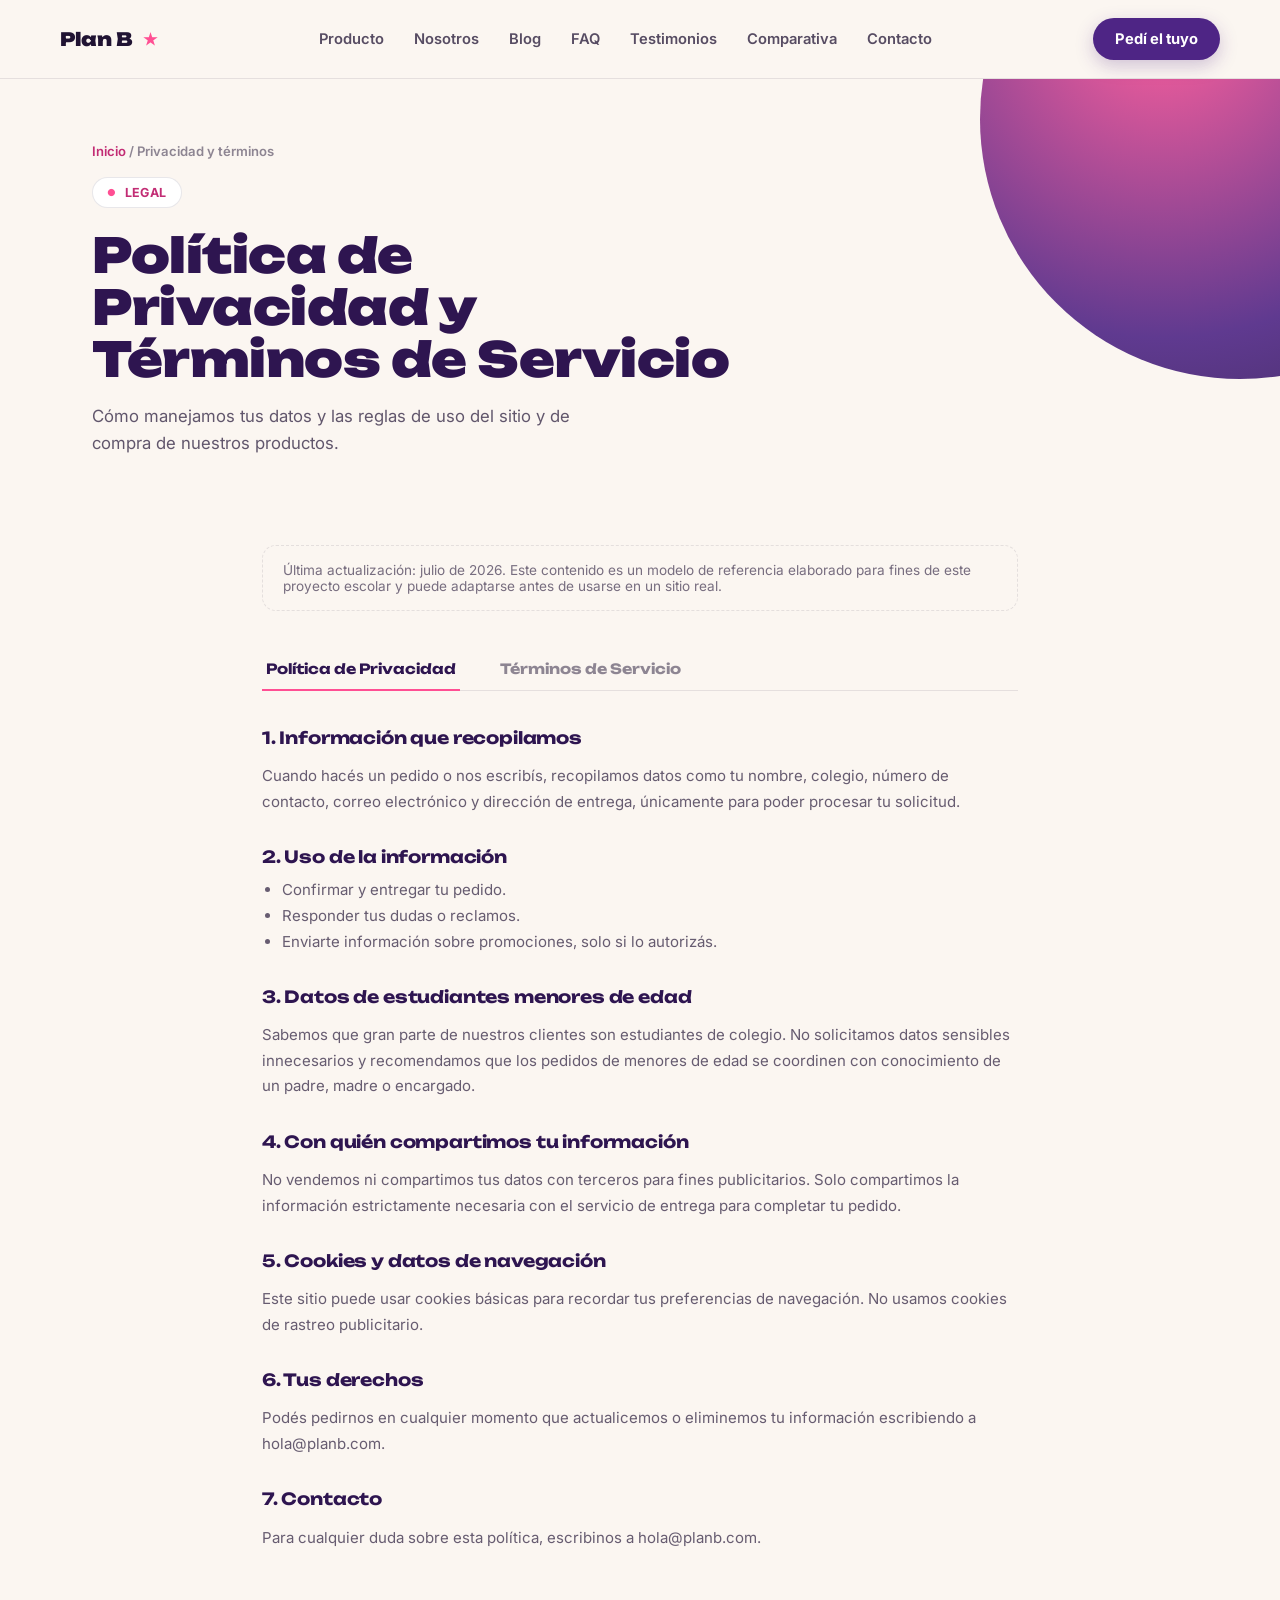
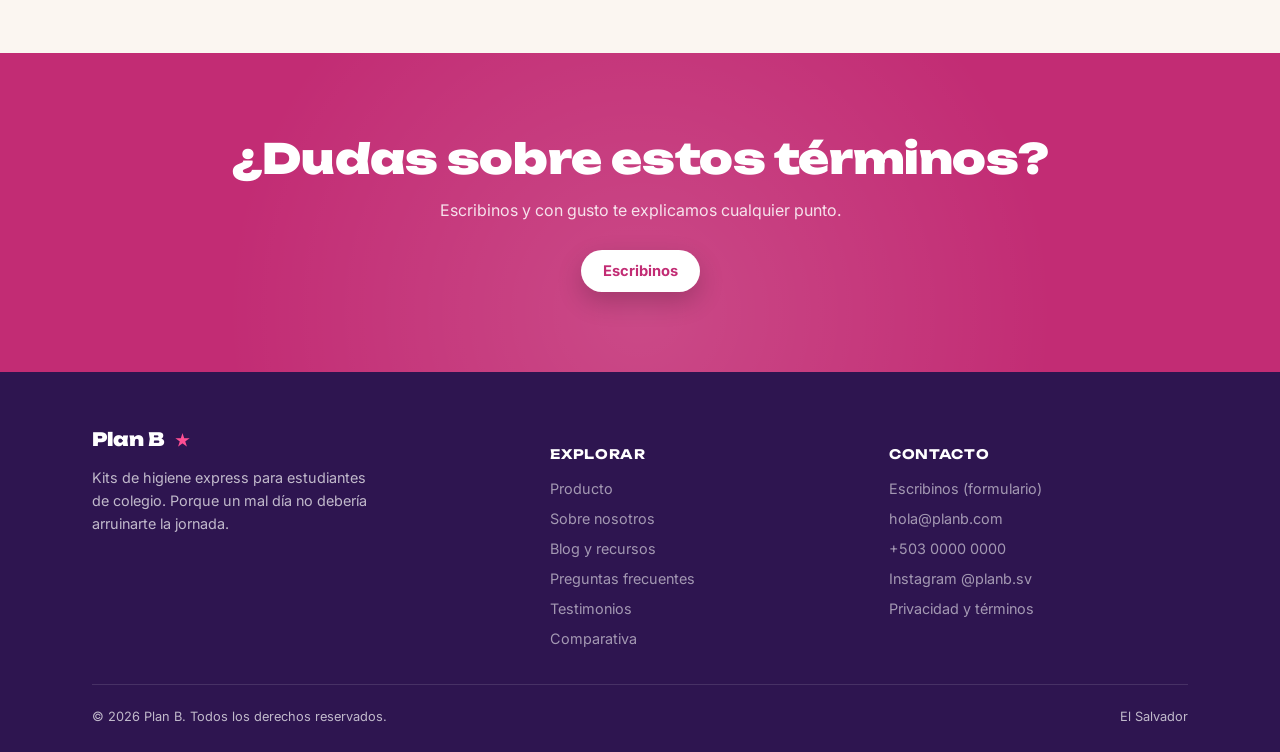
<file: legal.html>
<!DOCTYPE html>
<html lang="es">
<head>
<meta charset="UTF-8">
<meta name="viewport" content="width=device-width, initial-scale=1.0">
<title>Privacidad y Términos — Plan B</title>
<link rel="preconnect" href="https://fonts.googleapis.com">
<link href="https://fonts.googleapis.com/css2?family=Unbounded:wght@400;600;800;900&family=Inter:wght@400;500;600;700&display=swap" rel="stylesheet">
<link rel="stylesheet" href="styles.css">
</head>
<body>

<header>
  <div class="wrap nav">
    <a href="index.html" style="text-decoration:none;"><div class="logo">Plan B<span class="star">★</span></div></a>
    <ul class="nav-links">
      <li><a href="product.html">Producto</a></li>
      <li><a href="about.html">Nosotros</a></li>
      <li><a href="blog.html">Blog</a></li>
      <li><a href="faq.html">FAQ</a></li>
      <li><a href="testimonials.html">Testimonios</a></li>
      <li><a href="comparison.html">Comparativa</a></li>
      <li><a href="contact.html">Contacto</a></li>
    </ul>
    <a href="contact.html" class="btn">Pedí el tuyo</a>
  </div>
</header>

<section class="page-hero" style="padding-bottom:0;">
  <div class="page-hero-blob"></div>
  <div class="wrap">
    <div class="crumb"><a href="index.html">Inicio</a> / Privacidad y términos</div>
    <span class="eyebrow">Legal</span>
    <h1>Política de Privacidad y Términos de Servicio</h1>
    <p class="lead">Cómo manejamos tus datos y las reglas de uso del sitio y de compra de nuestros productos.</p>
  </div>
</section>

<section class="section">
  <div class="wrap" style="max-width:820px;">

    <div class="legal-note">
      Última actualización: julio de 2026. Este contenido es un modelo de referencia elaborado para fines de este proyecto escolar y puede adaptarse antes de usarse en un sitio real.
    </div>

    <div class="tabs">
      <button class="tab-btn active" data-tab="privacidad">Política de Privacidad</button>
      <button class="tab-btn" data-tab="terminos">Términos de Servicio</button>
    </div>

    <div class="tab-panel active legal-body" id="privacidad">
      <h3>1. Información que recopilamos</h3>
      <p>Cuando hacés un pedido o nos escribís, recopilamos datos como tu nombre, colegio, número de contacto, correo electrónico y dirección de entrega, únicamente para poder procesar tu solicitud.</p>

      <h3>2. Uso de la información</h3>
      <ul>
        <li>Confirmar y entregar tu pedido.</li>
        <li>Responder tus dudas o reclamos.</li>
        <li>Enviarte información sobre promociones, solo si lo autorizás.</li>
      </ul>

      <h3>3. Datos de estudiantes menores de edad</h3>
      <p>Sabemos que gran parte de nuestros clientes son estudiantes de colegio. No solicitamos datos sensibles innecesarios y recomendamos que los pedidos de menores de edad se coordinen con conocimiento de un padre, madre o encargado.</p>

      <h3>4. Con quién compartimos tu información</h3>
      <p>No vendemos ni compartimos tus datos con terceros para fines publicitarios. Solo compartimos la información estrictamente necesaria con el servicio de entrega para completar tu pedido.</p>

      <h3>5. Cookies y datos de navegación</h3>
      <p>Este sitio puede usar cookies básicas para recordar tus preferencias de navegación. No usamos cookies de rastreo publicitario.</p>

      <h3>6. Tus derechos</h3>
      <p>Podés pedirnos en cualquier momento que actualicemos o eliminemos tu información escribiendo a hola@planb.com.</p>

      <h3>7. Contacto</h3>
      <p>Para cualquier duda sobre esta política, escribinos a hola@planb.com.</p>
    </div>

    <div class="tab-panel legal-body" id="terminos">
      <h3>1. Aceptación de los términos</h3>
      <p>Al usar este sitio o realizar un pedido con Plan B, aceptás los presentes Términos de Servicio.</p>

      <h3>2. Uso del sitio</h3>
      <p>El contenido de este sitio es solo para uso informativo y de compra de nuestros productos. No está permitido su uso para fines distintos a los previstos.</p>

      <h3>3. Pedidos y pagos</h3>
      <ul>
        <li>Los pedidos se confirman una vez recibido el pago o acuerdo de entrega.</li>
        <li>Los precios pueden cambiar sin previo aviso, pero se respeta el precio vigente al momento de confirmar tu pedido.</li>
      </ul>

      <h3>4. Envíos y entregas</h3>
      <p>Los tiempos de entrega son estimados y pueden variar según la zona y la disponibilidad. Coordinamos contigo cualquier cambio relevante.</p>

      <h3>5. Cambios y devoluciones</h3>
      <p>Si tu estuche llega dañado o incompleto, podés solicitar su reposición dentro de los 7 días posteriores a la entrega.</p>

      <h3>6. Propiedad intelectual</h3>
      <p>El nombre Plan B, su logotipo y los materiales visuales de este sitio son propiedad de la marca y no pueden reproducirse sin autorización.</p>

      <h3>7. Limitación de responsabilidad</h3>
      <p>Plan B no se hace responsable por el mal uso de los productos fuera de las indicaciones de cada artículo incluido en el kit.</p>

      <h3>8. Modificaciones</h3>
      <p>Estos términos pueden actualizarse periódicamente. La versión vigente siempre estará disponible en esta página.</p>

      <h3>9. Ley aplicable</h3>
      <p>Estos términos se rigen por las leyes de la República de El Salvador.</p>
    </div>

  </div>
</section>

<section class="cta-banner" id="contacto">
  <div class="wrap">
    <h2>¿Dudas sobre estos términos?</h2>
    <p>Escribinos y con gusto te explicamos cualquier punto.</p>
    <a href="contact.html" class="btn">Escribinos</a>
  </div>
</section>

<footer>
  <div class="wrap">
    <div class="foot-grid">
      <div>
        <div class="logo">Plan B <span class="star">★</span></div>
        <p>Kits de higiene express para estudiantes de colegio. Porque un mal día no debería arruinarte la jornada.</p>
      </div>
      <div class="foot-col">
        <h4>Explorar</h4>
        <ul>
          <li><a href="product.html">Producto</a></li>
          <li><a href="about.html">Sobre nosotros</a></li>
          <li><a href="blog.html">Blog y recursos</a></li>
          <li><a href="faq.html">Preguntas frecuentes</a></li>
          <li><a href="testimonials.html">Testimonios</a></li>
          <li><a href="comparison.html">Comparativa</a></li>
        </ul>
      </div>
      <div class="foot-col">
        <h4>Contacto</h4>
        <ul>
          <li><a href="contact.html">Escribinos (formulario)</a></li>
          <li><a href="mailto:hola@planb.com">hola@planb.com</a></li>
          <li><a href="tel:+50300000000">+503 0000 0000</a></li>
          <li><a href="#">Instagram @planb.sv</a></li>
          <li><a href="legal.html">Privacidad y términos</a></li>
        </ul>
      </div>
    </div>
    <div class="foot-bottom">
      <span>© 2026 Plan B. Todos los derechos reservados.</span>
      <span>El Salvador</span>
    </div>
  </div>
</footer>

<script>
  const tabBtns = document.querySelectorAll('.tab-btn');
  const panels = document.querySelectorAll('.tab-panel');
  tabBtns.forEach(btn => {
    btn.addEventListener('click', () => {
      tabBtns.forEach(b => b.classList.remove('active'));
      panels.forEach(p => p.classList.remove('active'));
      btn.classList.add('active');
      document.getElementById(btn.dataset.tab).classList.add('active');
    });
  });
</script>

</body>
</html>
</file>
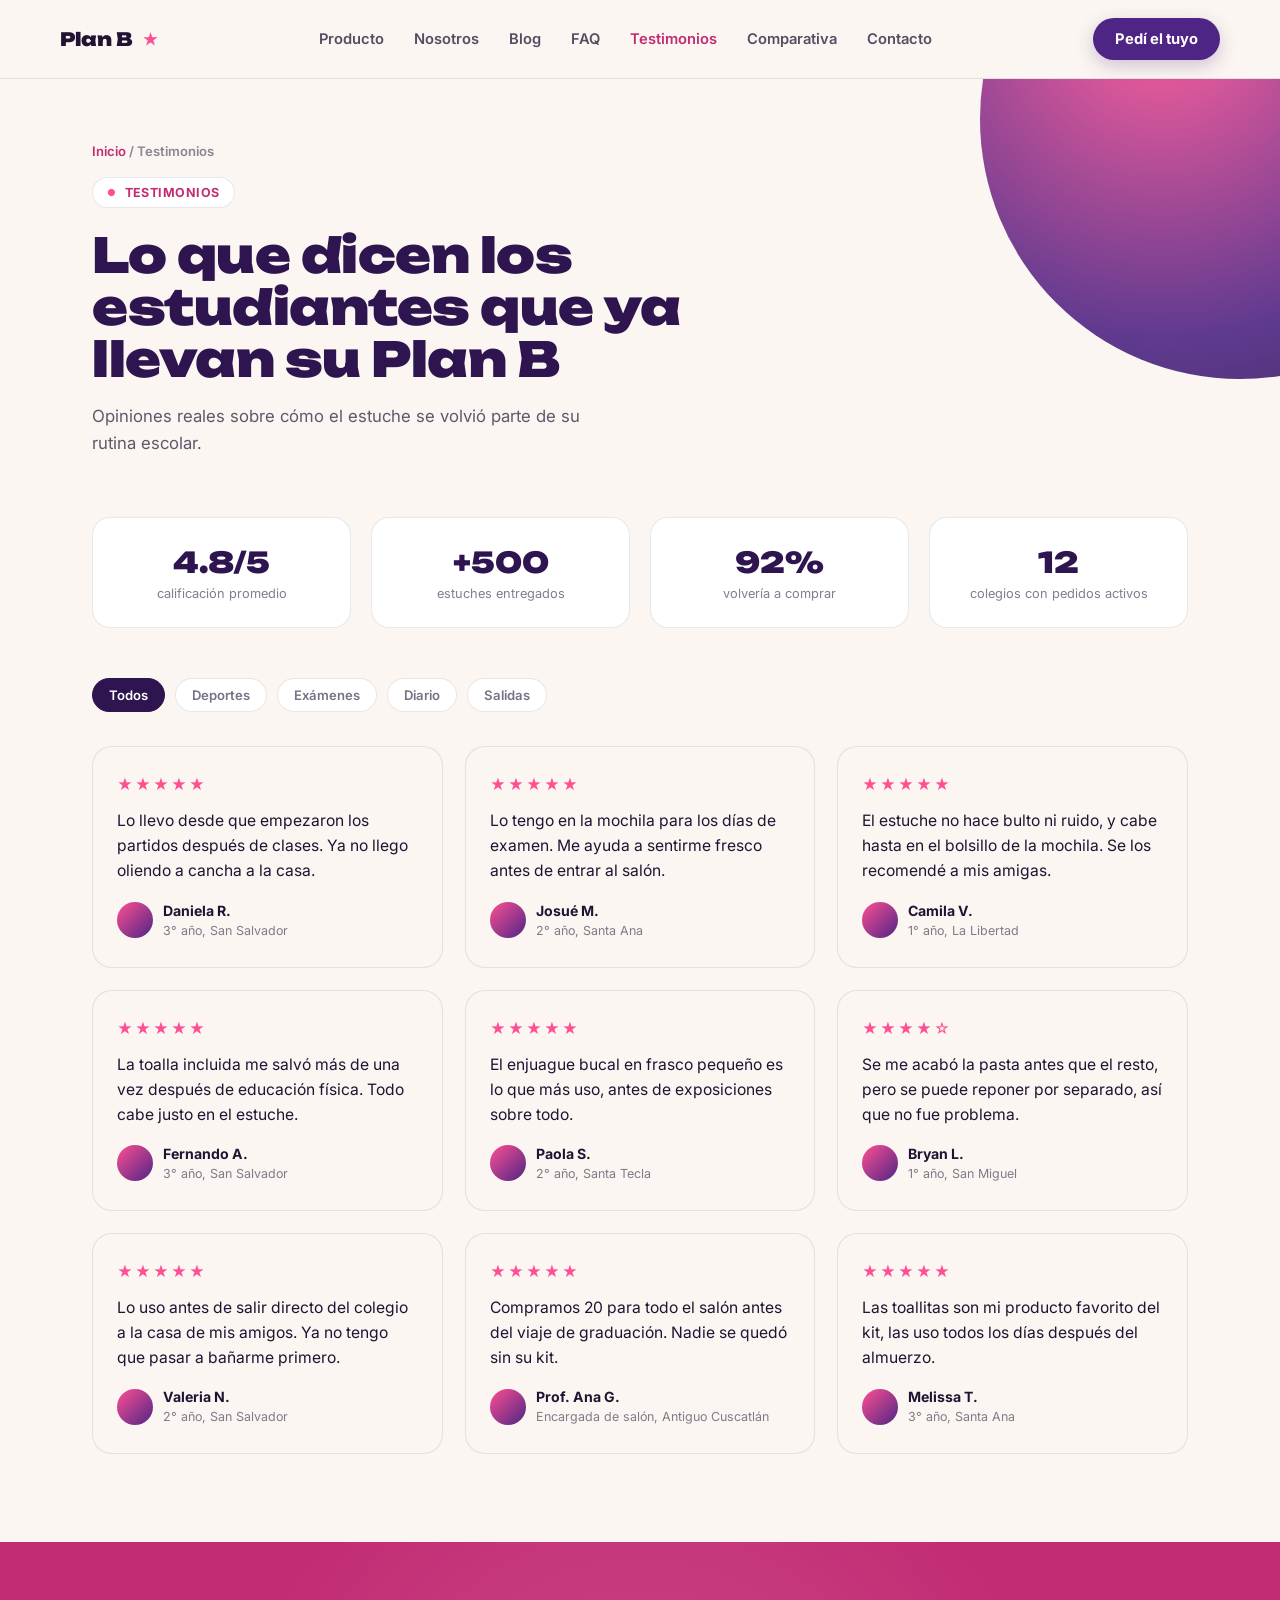
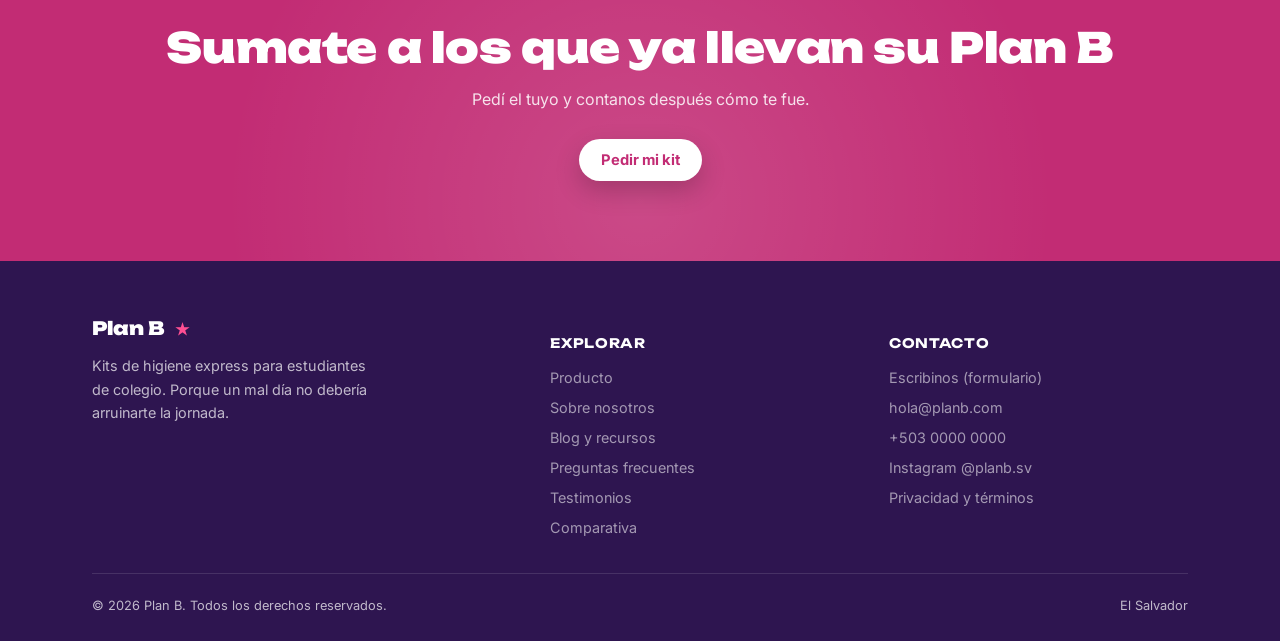
<file: testimonials.html>
<!DOCTYPE html>
<html lang="es">
<head>
<meta charset="UTF-8">
<meta name="viewport" content="width=device-width, initial-scale=1.0">
<title>Testimonios — Plan B</title>
<link rel="preconnect" href="https://fonts.googleapis.com">
<link href="https://fonts.googleapis.com/css2?family=Unbounded:wght@400;600;800;900&family=Inter:wght@400;500;600;700&display=swap" rel="stylesheet">
<link rel="stylesheet" href="styles.css">
</head>
<body>

<header>
  <div class="wrap nav">
    <a href="index.html" style="text-decoration:none;"><div class="logo">Plan B<span class="star">★</span></div></a>
    <ul class="nav-links">
      <li><a href="product.html">Producto</a></li>
      <li><a href="about.html">Nosotros</a></li>
      <li><a href="blog.html">Blog</a></li>
      <li><a href="faq.html">FAQ</a></li>
      <li><a href="testimonials.html" class="active">Testimonios</a></li>
      <li><a href="comparison.html">Comparativa</a></li>
      <li><a href="contact.html">Contacto</a></li>
    </ul>
    <a href="contact.html" class="btn">Pedí el tuyo</a>
  </div>
</header>

<section class="page-hero">
  <div class="page-hero-blob"></div>
  <div class="wrap">
    <div class="crumb"><a href="index.html">Inicio</a> / Testimonios</div>
    <span class="eyebrow">Testimonios</span>
    <h1>Lo que dicen los estudiantes que ya llevan su Plan B</h1>
    <p class="lead">Opiniones reales sobre cómo el estuche se volvió parte de su rutina escolar.</p>
  </div>
</section>

<section class="section" style="padding-top:40px;">
  <div class="wrap">

    <div class="stats-bar">
      <div class="stat"><span class="big">4.8/5</span><span class="small">calificación promedio</span></div>
      <div class="stat"><span class="big">+500</span><span class="small">estuches entregados</span></div>
      <div class="stat"><span class="big">92%</span><span class="small">volvería a comprar</span></div>
      <div class="stat"><span class="big">12</span><span class="small">colegios con pedidos activos</span></div>
    </div>

    <div class="filter-row">
      <span class="chip on">Todos</span>
      <span class="chip">Deportes</span>
      <span class="chip">Exámenes</span>
      <span class="chip">Diario</span>
      <span class="chip">Salidas</span>
    </div>

    <div class="t-grid wide">
      <div class="t-card">
        <div class="stars">★★★★★</div>
        <p class="quote">Lo llevo desde que empezaron los partidos después de clases. Ya no llego oliendo a cancha a la casa.</p>
        <div class="t-who"><div class="avatar"></div><div><strong>Daniela R.</strong><span>3° año, San Salvador</span></div></div>
      </div>
      <div class="t-card">
        <div class="stars">★★★★★</div>
        <p class="quote">Lo tengo en la mochila para los días de examen. Me ayuda a sentirme fresco antes de entrar al salón.</p>
        <div class="t-who"><div class="avatar"></div><div><strong>Josué M.</strong><span>2° año, Santa Ana</span></div></div>
      </div>
      <div class="t-card">
        <div class="stars">★★★★★</div>
        <p class="quote">El estuche no hace bulto ni ruido, y cabe hasta en el bolsillo de la mochila. Se los recomendé a mis amigas.</p>
        <div class="t-who"><div class="avatar"></div><div><strong>Camila V.</strong><span>1° año, La Libertad</span></div></div>
      </div>
      <div class="t-card">
        <div class="stars">★★★★★</div>
        <p class="quote">La toalla incluida me salvó más de una vez después de educación física. Todo cabe justo en el estuche.</p>
        <div class="t-who"><div class="avatar"></div><div><strong>Fernando A.</strong><span>3° año, San Salvador</span></div></div>
      </div>
      <div class="t-card">
        <div class="stars">★★★★★</div>
        <p class="quote">El enjuague bucal en frasco pequeño es lo que más uso, antes de exposiciones sobre todo.</p>
        <div class="t-who"><div class="avatar"></div><div><strong>Paola S.</strong><span>2° año, Santa Tecla</span></div></div>
      </div>
      <div class="t-card">
        <div class="stars">★★★★☆</div>
        <p class="quote">Se me acabó la pasta antes que el resto, pero se puede reponer por separado, así que no fue problema.</p>
        <div class="t-who"><div class="avatar"></div><div><strong>Bryan L.</strong><span>1° año, San Miguel</span></div></div>
      </div>
      <div class="t-card">
        <div class="stars">★★★★★</div>
        <p class="quote">Lo uso antes de salir directo del colegio a la casa de mis amigos. Ya no tengo que pasar a bañarme primero.</p>
        <div class="t-who"><div class="avatar"></div><div><strong>Valeria N.</strong><span>2° año, San Salvador</span></div></div>
      </div>
      <div class="t-card">
        <div class="stars">★★★★★</div>
        <p class="quote">Compramos 20 para todo el salón antes del viaje de graduación. Nadie se quedó sin su kit.</p>
        <div class="t-who"><div class="avatar"></div><div><strong>Prof. Ana G.</strong><span>Encargada de salón, Antiguo Cuscatlán</span></div></div>
      </div>
      <div class="t-card">
        <div class="stars">★★★★★</div>
        <p class="quote">Las toallitas son mi producto favorito del kit, las uso todos los días después del almuerzo.</p>
        <div class="t-who"><div class="avatar"></div><div><strong>Melissa T.</strong><span>3° año, Santa Ana</span></div></div>
      </div>
    </div>

  </div>
</section>

<section class="cta-banner" id="contacto">
  <div class="wrap">
    <h2>Sumate a los que ya llevan su Plan B</h2>
    <p>Pedí el tuyo y contanos después cómo te fue.</p>
    <a href="contact.html" class="btn">Pedir mi kit</a>
  </div>
</section>

<footer>
  <div class="wrap">
    <div class="foot-grid">
      <div>
        <div class="logo">Plan B <span class="star">★</span></div>
        <p>Kits de higiene express para estudiantes de colegio. Porque un mal día no debería arruinarte la jornada.</p>
      </div>
      <div class="foot-col">
        <h4>Explorar</h4>
        <ul>
          <li><a href="product.html">Producto</a></li>
          <li><a href="about.html">Sobre nosotros</a></li>
          <li><a href="blog.html">Blog y recursos</a></li>
          <li><a href="faq.html">Preguntas frecuentes</a></li>
          <li><a href="testimonials.html">Testimonios</a></li>
          <li><a href="comparison.html">Comparativa</a></li>
        </ul>
      </div>
      <div class="foot-col">
        <h4>Contacto</h4>
        <ul>
          <li><a href="contact.html">Escribinos (formulario)</a></li>
          <li><a href="mailto:hola@planb.com">hola@planb.com</a></li>
          <li><a href="tel:+50300000000">+503 0000 0000</a></li>
          <li><a href="#">Instagram @planb.sv</a></li>
          <li><a href="legal.html">Privacidad y términos</a></li>
        </ul>
      </div>
    </div>
    <div class="foot-bottom">
      <span>© 2026 Plan B. Todos los derechos reservados.</span>
      <span>El Salvador</span>
    </div>
  </div>
</footer>

</body>
</html>
</file>
<file: styles.css>
:root{
    --violet: #4E2585;
    --violet-deep: #2E1550;
    --magenta: #C22C74;
    --pink: #FF4F93;
    --cream: #FBF6F1;
    --ink: #201333;
    --paper: #FFFFFF;
    --highlight: #FFD84D;
    --line: rgba(32,19,51,0.10);
  }

  *{ box-sizing:border-box; }
  html{ scroll-behavior:smooth; }
  body{
    margin:0;
    background:var(--cream);
    color:var(--ink);
    font-family:'Inter', sans-serif;
    -webkit-font-smoothing:antialiased;
  }
  h1,h2,h3, .display{
    font-family:'Unbounded', sans-serif;
    margin:0;
    letter-spacing:-0.01em;
  }
  a{ color:inherit; }
  img{ max-width:100%; display:block; }
  .wrap{
    max-width:1160px;
    margin:0 auto;
    padding:0 32px;
  }
  @media (max-width:640px){ .wrap{ padding:0 20px; } }

  /* ---------- HEADER ---------- */
  header{
    position:sticky; top:0; z-index:50;
    background:rgba(251,246,241,0.88);
    backdrop-filter:blur(10px);
    border-bottom:1px solid var(--line);
  }
  .nav{
    display:flex; align-items:center; justify-content:space-between;
    padding:18px 0;
  }
  .logo{
    display:flex; align-items:center; gap:10px;
    font-family:'Unbounded'; font-weight:900; font-size:1.15rem;
  }
  .logo .star{ color:var(--pink); font-size:1rem; }
  .nav-links{
    display:flex; gap:30px; font-size:0.92rem; font-weight:600;
    list-style:none; margin:0; padding:0;
  }
  .nav-links a{ text-decoration:none; opacity:0.75; transition:opacity .2s; }
  .nav-links a:hover{ opacity:1; }
  .btn{
    display:inline-flex; align-items:center; gap:8px;
    background:var(--violet);
    color:#fff !important;
    font-weight:700; font-size:0.92rem;
    padding:12px 22px;
    border-radius:100px;
    text-decoration:none;
    border:none; cursor:pointer;
    transition:transform .18s ease, box-shadow .18s ease;
    box-shadow:0 6px 18px rgba(78,37,133,0.25);
  }
  .btn:hover{ transform:translateY(-2px); box-shadow:0 10px 24px rgba(78,37,133,0.32); }
  .btn.pink{ background:var(--pink); box-shadow:0 6px 18px rgba(255,79,147,0.35); }
  .btn.ghost{
    background:transparent; color:var(--ink) !important;
    border:1.5px solid var(--ink); box-shadow:none;
  }
  @media (max-width:800px){ .nav-links{ display:none; } }

  /* ---------- HERO ---------- */
  .hero{
    position:relative;
    overflow:hidden;
    padding:76px 0 40px;
  }
  .hero-blob{
    position:absolute; right:-180px; top:-160px;
    width:640px; height:640px; border-radius:50%;
    background:radial-gradient(circle at 35% 30%, var(--pink), var(--violet) 65%, var(--violet-deep) 100%);
    filter:blur(4px);
    opacity:0.95;
    z-index:0;
  }
  .hero-grid{
    position:relative; z-index:1;
    display:grid; grid-template-columns:1.05fr 0.95fr;
    gap:40px; align-items:center;
  }
  @media (max-width:900px){ .hero-grid{ grid-template-columns:1fr; } .hero-blob{ display:none; } }

  .eyebrow{
    display:inline-flex; align-items:center; gap:8px;
    background:var(--paper); border:1px solid var(--line);
    padding:7px 14px; border-radius:100px;
    font-size:0.78rem; font-weight:700; letter-spacing:0.04em; text-transform:uppercase;
    color:var(--magenta);
    margin-bottom:22px;
  }
  .eyebrow::before{ content:"●"; color:var(--pink); font-size:0.6rem; }

  .hero h1{
    font-size:clamp(2.4rem, 5vw, 3.6rem);
    font-weight:900;
    line-height:1.04;
    color:var(--violet-deep);
  }
  .hero h1 mark{
    background:none; color:var(--magenta);
    position:relative;
    -webkit-text-decoration-skip:none;
  }
  .hero h1 mark::after{
    content:"";
    position:absolute; left:-2%; right:-2%; bottom:0.06em; height:0.32em;
    background:var(--highlight);
    z-index:-1; border-radius:2px;
  }
  .hero p.lead{
    font-size:1.12rem; line-height:1.6; color:rgba(32,19,51,0.75);
    max-width:480px; margin:22px 0 32px;
  }
  .hero-ctas{ display:flex; gap:14px; flex-wrap:wrap; align-items:center; margin-bottom:34px; }
  .hero-meta{
    display:flex; gap:26px; flex-wrap:wrap; font-size:0.86rem; color:rgba(32,19,51,0.6);
  }
  .hero-meta strong{ color:var(--violet-deep); font-family:'Unbounded'; font-size:1rem; display:block; }

  .hero-art{
    position:relative;
  }
  .hero-art .card{
    background:var(--paper);
    border-radius:26px;
    padding:14px;
    box-shadow:0 30px 60px -20px rgba(46,21,80,0.35);
    transform:rotate(2deg);
  }
  .hero-art img{ border-radius:18px; }
  .hero-art .tag{
    position:absolute; bottom:-16px; left:-16px;
    background:var(--violet-deep); color:#fff;
    padding:14px 18px; border-radius:16px;
    font-family:'Unbounded'; font-weight:700; font-size:0.85rem;
    box-shadow:0 12px 24px rgba(0,0,0,0.2);
    transform:rotate(-4deg);
  }
  .hero-art .tag span{ display:block; font-family:'Inter'; font-weight:400; font-size:0.72rem; opacity:0.7; margin-top:2px; }

  /* ---------- BELL SCHEDULE STRIP ---------- */
  .schedule{
    background:var(--violet-deep);
    color:#fff;
    padding:26px 0;
    overflow:hidden;
  }
  .schedule .wrap{ display:flex; align-items:center; gap:22px; }
  .schedule .label{
    font-family:'Unbounded'; font-weight:700; font-size:0.82rem;
    white-space:nowrap; opacity:0.85;
    border-right:1px solid rgba(255,255,255,0.2);
    padding-right:22px;
  }
  .schedule-track{
    display:flex; gap:0; flex:1; overflow-x:auto;
    scrollbar-width:none;
  }
  .schedule-track::-webkit-scrollbar{ display:none; }
  .slot{
    display:flex; align-items:center; gap:10px;
    padding:0 26px;
    border-right:1px dashed rgba(255,255,255,0.18);
    white-space:nowrap;
    font-size:0.9rem;
  }
  .slot .n{
    font-family:'Unbounded'; font-weight:900; color:var(--pink); font-size:0.95rem;
  }
  .slot:last-child{ border-right:none; }

  /* ---------- SECTION HEADINGS ---------- */
  .section{ padding:88px 0; }
  .section-head{ max-width:620px; margin-bottom:50px; }
  .section-head .eyebrow{ margin-bottom:16px; }
  .section-head h2{
    font-size:clamp(1.7rem, 3.4vw, 2.4rem);
    color:var(--violet-deep);
    font-weight:800;
    line-height:1.15;
  }
  .section-head p{
    color:rgba(32,19,51,0.65); font-size:1.02rem; margin-top:14px; line-height:1.6;
  }

  /* ---------- BENEFICIOS ---------- */
  .benefits{ background:var(--paper); }
  .benefit-grid{
    display:grid; grid-template-columns:repeat(3, 1fr); gap:24px;
  }
  @media (max-width:840px){ .benefit-grid{ grid-template-columns:1fr; } }
  .benefit{
    background:var(--cream);
    border:1px solid var(--line);
    border-radius:20px;
    padding:30px 26px;
    transition:transform .2s ease, box-shadow .2s ease;
  }
  .benefit:hover{ transform:translateY(-4px); box-shadow:0 16px 30px -12px rgba(46,21,80,0.18); }
  .benefit .num{
    font-family:'Unbounded'; font-weight:900; font-size:0.85rem;
    color:var(--pink); margin-bottom:14px; display:block;
  }
  .benefit h3{ font-size:1.15rem; color:var(--violet-deep); margin-bottom:10px; }
  .benefit p{ color:rgba(32,19,51,0.65); font-size:0.95rem; line-height:1.55; margin:0; }

  /* ---------- QUE INCLUYE ---------- */
  .kit{
    background:linear-gradient(135deg, var(--violet) 0%, var(--violet-deep) 100%);
    color:#fff;
  }
  .kit .section-head h2{ color:#fff; }
  .kit .section-head p{ color:rgba(255,255,255,0.72); }
  .kit .eyebrow{ background:rgba(255,255,255,0.1); border-color:rgba(255,255,255,0.2); color:var(--highlight); }
  .kit .eyebrow::before{ color:var(--highlight); }
  .item-list{
    display:grid; grid-template-columns:repeat(3,1fr); gap:16px;
    list-style:none; padding:0; margin:0;
  }
  @media (max-width:840px){ .item-list{ grid-template-columns:repeat(2,1fr); } }
  @media (max-width:520px){ .item-list{ grid-template-columns:1fr; } }
  .item-list li{
    background:rgba(255,255,255,0.06);
    border:1px solid rgba(255,255,255,0.14);
    border-radius:16px;
    padding:18px 20px;
    font-size:0.95rem;
    display:flex; align-items:center; gap:12px;
  }
  .item-list li::before{
    content:"✓";
    display:flex; align-items:center; justify-content:center;
    width:24px; height:24px; border-radius:50%;
    background:var(--highlight); color:var(--violet-deep);
    font-weight:900; font-size:0.75rem; flex-shrink:0;
  }

  /* ---------- TESTIMONIOS ---------- */
  .testimonials{ background:var(--paper); }
  .t-grid{
    display:grid; grid-template-columns:repeat(3,1fr); gap:22px;
  }
  @media (max-width:840px){ .t-grid{ grid-template-columns:1fr; } }
  .t-card{
    background:var(--cream);
    border-radius:20px;
    padding:28px 24px;
    border:1px solid var(--line);
  }
  .t-card .stars{ color:var(--pink); font-size:0.95rem; letter-spacing:2px; margin-bottom:14px; }
  .t-card p.quote{ font-size:0.98rem; line-height:1.6; color:var(--ink); margin:0 0 18px; }
  .t-who{ display:flex; align-items:center; gap:10px; }
  .avatar{
    width:36px; height:36px; border-radius:50%;
    background:linear-gradient(135deg, var(--pink), var(--violet));
    flex-shrink:0;
  }
  .t-who strong{ display:block; font-size:0.88rem; }
  .t-who span{ font-size:0.78rem; color:rgba(32,19,51,0.55); }

  /* ---------- CTA BANNER ---------- */
  .cta-banner{
    background:var(--magenta);
    color:#fff;
    text-align:center;
    padding:80px 0;
    position:relative;
    overflow:hidden;
  }
  .cta-banner::before{
    content:"";
    position:absolute; left:50%; top:-60%; transform:translateX(-50%);
    width:900px; height:900px; border-radius:50%;
    background:radial-gradient(circle, rgba(255,255,255,0.14), transparent 65%);
  }
  .cta-banner h2{
    font-size:clamp(1.8rem, 4vw, 2.6rem); font-weight:900; color:#fff;
    position:relative; z-index:1;
  }
  .cta-banner p{
    color:rgba(255,255,255,0.85); max-width:480px; margin:16px auto 30px;
    font-size:1rem; position:relative; z-index:1;
  }
  .cta-banner .btn{ position:relative; z-index:1; background:#fff; color:var(--magenta) !important; box-shadow:0 10px 26px rgba(0,0,0,0.2); }
  .cta-banner .btn:hover{ background:var(--highlight); color:var(--violet-deep) !important; }

  /* ---------- FOOTER ---------- */
  footer{ background:var(--violet-deep); color:rgba(255,255,255,0.7); padding:56px 0 28px; }
  .foot-grid{
    display:grid; grid-template-columns:1.4fr 1fr 1fr; gap:40px;
    padding-bottom:36px; border-bottom:1px solid rgba(255,255,255,0.12);
  }
  @media (max-width:700px){ .foot-grid{ grid-template-columns:1fr; gap:28px; } }
  .foot-grid .logo{ color:#fff; margin-bottom:12px; }
  .foot-grid p{ font-size:0.9rem; line-height:1.6; max-width:280px; }
  .foot-col h4{
    font-family:'Unbounded'; font-size:0.82rem; color:#fff; margin-bottom:16px;
    text-transform:uppercase; letter-spacing:0.05em;
  }
  .foot-col ul{ list-style:none; padding:0; margin:0; display:flex; flex-direction:column; gap:10px; }
  .foot-col a{ text-decoration:none; font-size:0.9rem; opacity:0.8; }
  .foot-col a:hover{ opacity:1; }
  .foot-bottom{
    display:flex; justify-content:space-between; align-items:center;
    padding-top:24px; font-size:0.8rem; flex-wrap:wrap; gap:10px;
  }

/* ================= SHARED EXTRA COMPONENTS (sub-pages) ================= */

/* Page hero (simpler than home hero, used on interior pages) */
.page-hero{
  padding:64px 0 20px;
  position:relative;
  overflow:hidden;
}
.page-hero .wrap{ position:relative; z-index:1; }
.page-hero-blob{
  position:absolute; right:-220px; top:-220px;
  width:520px; height:520px; border-radius:50%;
  background:radial-gradient(circle at 35% 30%, var(--pink), var(--violet) 65%, var(--violet-deep) 100%);
  opacity:0.9; z-index:0;
}
.page-hero h1{
  font-size:clamp(2rem, 4.6vw, 3rem);
  color:var(--violet-deep);
  font-weight:900;
  line-height:1.08;
  max-width:640px;
}
.page-hero p.lead{
  font-size:1.05rem; line-height:1.6; color:rgba(32,19,51,0.7);
  max-width:520px; margin:18px 0 0;
}
.crumb{
  font-size:0.82rem; font-weight:600; color:rgba(32,19,51,0.5);
  margin-bottom:18px;
}
.crumb a{ text-decoration:none; color:var(--magenta); }

/* Breadcrumb-y active nav state */
.nav-links a.active{ opacity:1; color:var(--magenta); }

/* ---- Timeline (About Us) ---- */
.timeline{ list-style:none; margin:0; padding:0; }
.timeline li{
  display:grid; grid-template-columns:120px 1fr; gap:24px;
  padding:26px 0; border-top:1px solid var(--line);
}
.timeline li:first-child{ border-top:none; }
.timeline .year{ font-family:'Unbounded'; font-weight:900; color:var(--magenta); font-size:1.1rem; }
.timeline h4{ font-family:'Unbounded'; font-size:1rem; color:var(--violet-deep); margin:0 0 6px; }
.timeline p{ margin:0; color:rgba(32,19,51,0.65); font-size:0.94rem; line-height:1.55; }

/* ---- Values grid (About Us) ---- */
.values-grid{
  display:grid; grid-template-columns:repeat(4,1fr); gap:20px;
}
@media (max-width:900px){ .values-grid{ grid-template-columns:repeat(2,1fr); } }
@media (max-width:560px){ .values-grid{ grid-template-columns:1fr; } }
.value-card{
  background:var(--paper); border:1px solid var(--line); border-radius:18px;
  padding:24px 20px;
}
.value-card .icon{
  width:40px; height:40px; border-radius:12px;
  background:var(--highlight);
  display:flex; align-items:center; justify-content:center;
  font-size:1.1rem; margin-bottom:14px;
}
.value-card h4{ font-family:'Unbounded'; font-size:0.95rem; color:var(--violet-deep); margin:0 0 8px; }
.value-card p{ margin:0; font-size:0.88rem; color:rgba(32,19,51,0.62); line-height:1.5; }

/* ---- Product gallery ---- */
.gallery{
  display:grid; grid-template-columns:1.3fr 0.7fr; gap:16px;
}
@media (max-width:760px){ .gallery{ grid-template-columns:1fr; } }
.gallery .main-shot{
  border-radius:22px; overflow:hidden;
  box-shadow:0 24px 50px -18px rgba(46,21,80,0.32);
}
.gallery .side-shots{ display:flex; flex-direction:column; gap:16px; }
.gallery .side-shots div{
  background:linear-gradient(135deg, var(--violet), var(--violet-deep));
  border-radius:18px; flex:1; min-height:110px;
  display:flex; align-items:center; justify-content:center;
  color:#fff; font-family:'Unbounded'; font-size:0.78rem; text-align:center; padding:12px;
}

/* ---- Specs table ---- */
.specs{ width:100%; border-collapse:collapse; }
.specs tr{ border-top:1px solid var(--line); }
.specs tr:first-child{ border-top:none; }
.specs td{ padding:16px 4px; font-size:0.94rem; }
.specs td:first-child{ color:rgba(32,19,51,0.55); font-weight:600; width:38%; }
.specs td:last-child{ color:var(--ink); font-weight:500; }

/* ---- Price panel (product page) ---- */
.price-panel{
  background:var(--paper); border:1px solid var(--line); border-radius:20px;
  padding:26px; margin-top:24px;
}
.price-panel .price{ font-family:'Unbounded'; font-size:2rem; font-weight:900; color:var(--violet-deep); }
.price-panel .price span{ font-size:0.9rem; font-weight:500; color:rgba(32,19,51,0.5); margin-left:8px; }
.price-panel .btn{ width:100%; justify-content:center; margin-top:16px; }
.price-panel ul{ list-style:none; padding:0; margin:16px 0 0; display:flex; flex-direction:column; gap:8px; }
.price-panel ul li{ font-size:0.86rem; color:rgba(32,19,51,0.65); display:flex; gap:8px; align-items:center; }
.price-panel ul li::before{ content:"✓"; color:var(--magenta); font-weight:900; }

/* ---- Blog cards ---- */
.blog-grid{ display:grid; grid-template-columns:repeat(3,1fr); gap:24px; }
@media (max-width:900px){ .blog-grid{ grid-template-columns:repeat(2,1fr); } }
@media (max-width:600px){ .blog-grid{ grid-template-columns:1fr; } }
.blog-card{
  background:var(--paper); border:1px solid var(--line); border-radius:20px;
  overflow:hidden; display:flex; flex-direction:column;
  transition:transform .2s ease, box-shadow .2s ease;
}
.blog-card:hover{ transform:translateY(-4px); box-shadow:0 16px 30px -12px rgba(46,21,80,0.18); }
.blog-card .thumb{
  height:150px;
  background:linear-gradient(135deg, var(--pink), var(--violet));
  display:flex; align-items:center; justify-content:center;
  color:#fff; font-family:'Unbounded'; font-weight:700; font-size:0.78rem; text-align:center; padding:14px;
}
.blog-card .body{ padding:22px; flex:1; display:flex; flex-direction:column; }
.blog-card .tag-pill{
  align-self:flex-start;
  background:var(--cream); color:var(--magenta);
  font-size:0.72rem; font-weight:700; text-transform:uppercase; letter-spacing:0.03em;
  padding:5px 12px; border-radius:100px; margin-bottom:12px;
}
.blog-card h3{ font-size:1.05rem; color:var(--violet-deep); margin-bottom:8px; line-height:1.3; }
.blog-card p{ font-size:0.88rem; color:rgba(32,19,51,0.6); line-height:1.5; margin:0 0 14px; flex:1; }
.blog-card .meta{ font-size:0.78rem; color:rgba(32,19,51,0.45); font-weight:600; }

/* ---- FAQ accordion (native details/summary) ---- */
.faq-list{ display:flex; flex-direction:column; gap:12px; max-width:760px; }
.faq-item{
  background:var(--paper); border:1px solid var(--line); border-radius:16px;
  padding:6px 22px;
}
.faq-item summary{
  cursor:pointer; list-style:none;
  padding:18px 0;
  font-family:'Unbounded'; font-size:0.95rem; color:var(--violet-deep); font-weight:600;
  display:flex; align-items:center; justify-content:space-between; gap:16px;
}
.faq-item summary::-webkit-details-marker{ display:none; }
.faq-item summary::after{
  content:"+";
  font-size:1.3rem; color:var(--pink); font-weight:400;
  transition:transform .2s ease; flex-shrink:0;
}
.faq-item[open] summary::after{ transform:rotate(45deg); }
.faq-item p{ margin:0 0 20px; color:rgba(32,19,51,0.65); font-size:0.92rem; line-height:1.6; }
.faq-categories{ display:flex; gap:10px; flex-wrap:wrap; margin-bottom:30px; }
.chip{
  background:var(--paper); border:1px solid var(--line); border-radius:100px;
  padding:8px 16px; font-size:0.82rem; font-weight:600; color:rgba(32,19,51,0.6);
}
.chip.on{ background:var(--violet-deep); color:#fff; border-color:var(--violet-deep); }

/* ---- Legal tabs ---- */
.tabs{ display:flex; gap:10px; margin-bottom:36px; border-bottom:1px solid var(--line); }
.tab-btn{
  background:none; border:none; cursor:pointer;
  font-family:'Unbounded'; font-size:0.88rem; font-weight:700;
  color:rgba(32,19,51,0.5);
  padding:12px 4px; margin-right:26px;
  border-bottom:2px solid transparent;
  transform:translateY(1px);
}
.tab-btn.active{ color:var(--violet-deep); border-bottom-color:var(--pink); }
.tab-panel{ display:none; }
.tab-panel.active{ display:block; }
.legal-body h3{
  font-family:'Unbounded'; font-size:1.05rem; color:var(--violet-deep);
  margin:32px 0 10px;
}
.legal-body h3:first-child{ margin-top:0; }
.legal-body p, .legal-body li{ color:rgba(32,19,51,0.68); font-size:0.94rem; line-height:1.7; }
.legal-body ul{ padding-left:20px; margin:0 0 16px; }
.legal-note{
  background:var(--cream); border:1px dashed var(--line); border-radius:14px;
  padding:16px 20px; font-size:0.85rem; color:rgba(32,19,51,0.6); margin-bottom:36px;
}

/* ---- Comparison table ---- */
.compare-wrap{ overflow-x:auto; border-radius:20px; border:1px solid var(--line); }
.compare{ width:100%; border-collapse:collapse; min-width:640px; background:var(--paper); }
.compare th, .compare td{ padding:18px 20px; text-align:center; font-size:0.9rem; border-top:1px solid var(--line); }
.compare thead th{
  border-top:none; font-family:'Unbounded'; font-size:0.82rem; color:var(--violet-deep);
  background:var(--cream);
}
.compare th:first-child, .compare td:first-child{
  text-align:left; font-weight:600; color:rgba(32,19,51,0.7);
}
.compare .highlight-col{ background:rgba(255,79,147,0.06); }
.compare thead th.highlight-col{ background:var(--violet-deep); color:#fff; }
.yes{ color:#1E9E63; font-weight:900; }
.no{ color:rgba(32,19,51,0.3); font-weight:900; }

/* ---- Stats bar (testimonials) ---- */
.stats-bar{
  display:grid; grid-template-columns:repeat(4,1fr); gap:20px;
  margin-bottom:50px;
}
@media (max-width:700px){ .stats-bar{ grid-template-columns:repeat(2,1fr); } }
.stat{
  background:var(--paper); border:1px solid var(--line); border-radius:18px;
  padding:26px 20px; text-align:center;
}
.stat .big{ font-family:'Unbounded'; font-size:1.8rem; font-weight:900; color:var(--violet-deep); display:block; }
.stat .small{ font-size:0.8rem; color:rgba(32,19,51,0.55); margin-top:6px; display:block; }

.filter-row{ display:flex; gap:10px; flex-wrap:wrap; margin-bottom:34px; }

/* ---- 4-col testimonial grid variant ---- */
.t-grid.wide{ grid-template-columns:repeat(3,1fr); }
@media (max-width:840px){ .t-grid.wide{ grid-template-columns:1fr; } }
</file>
